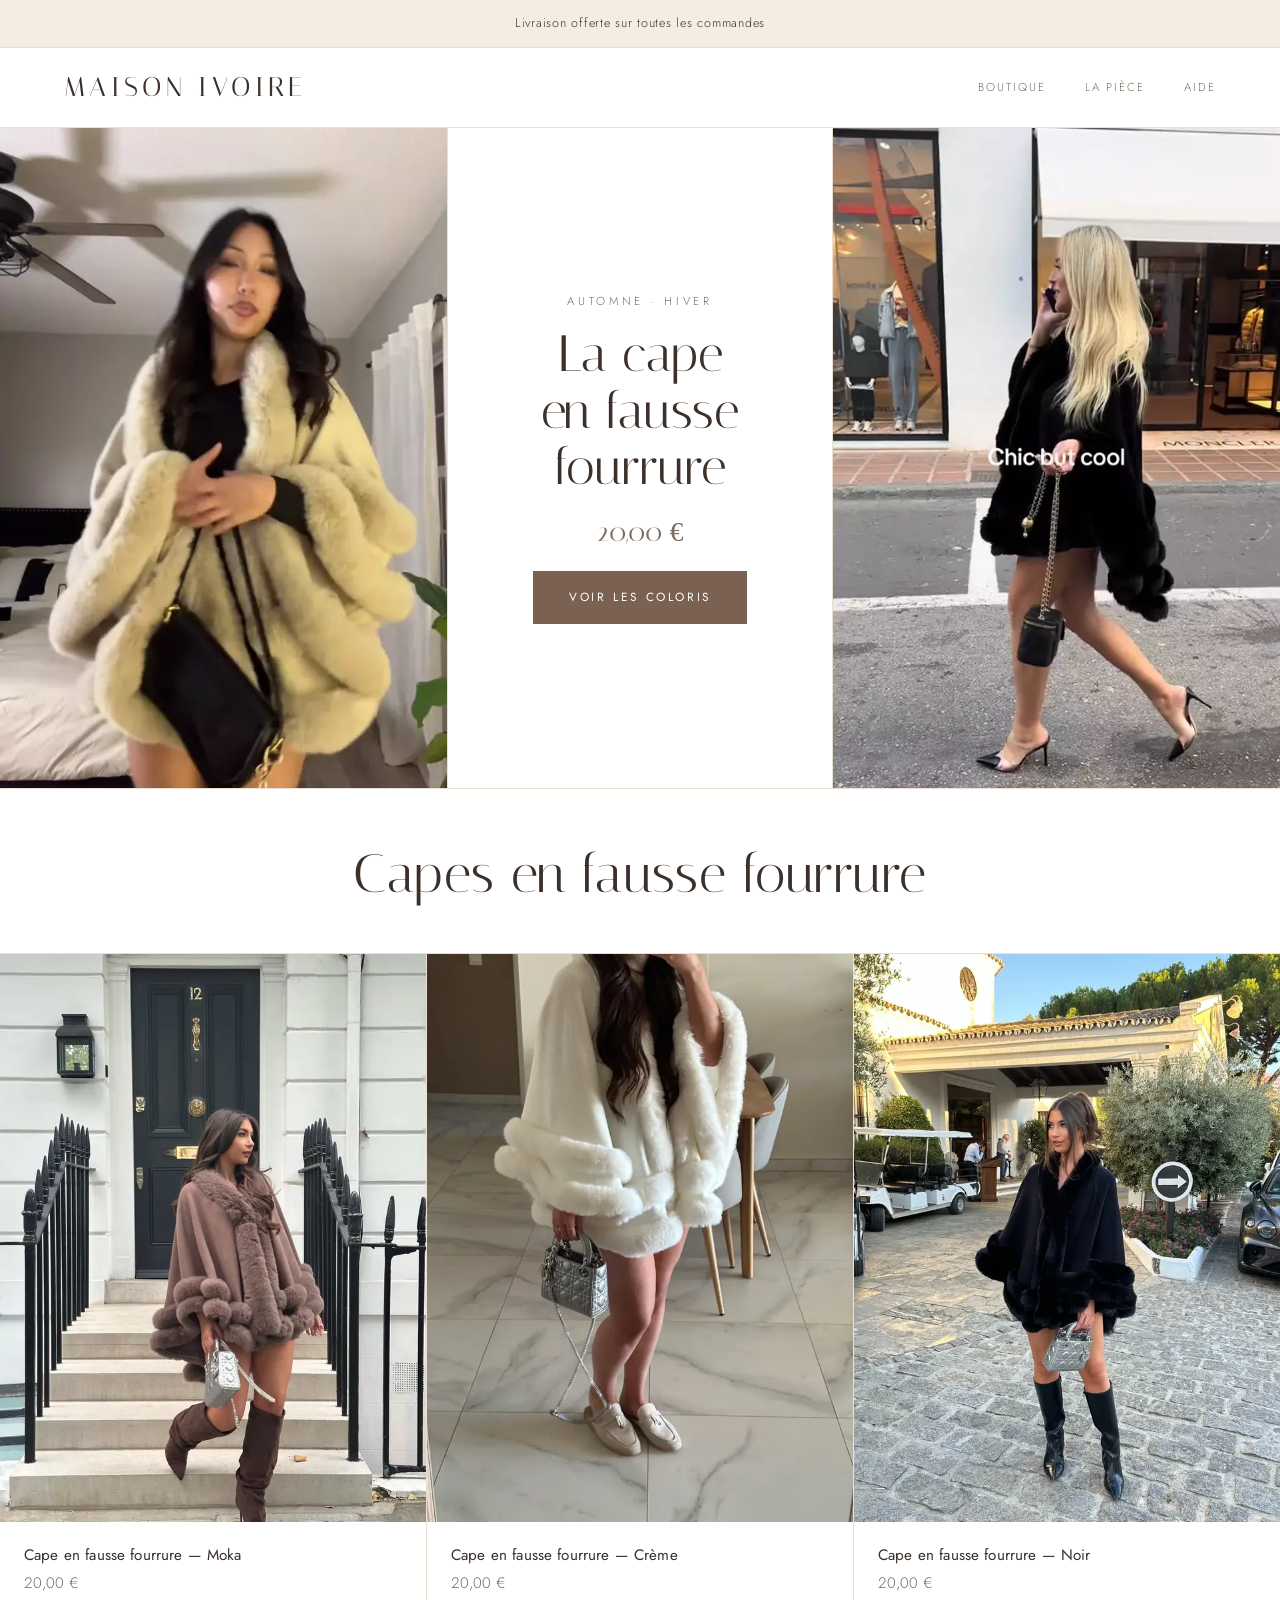
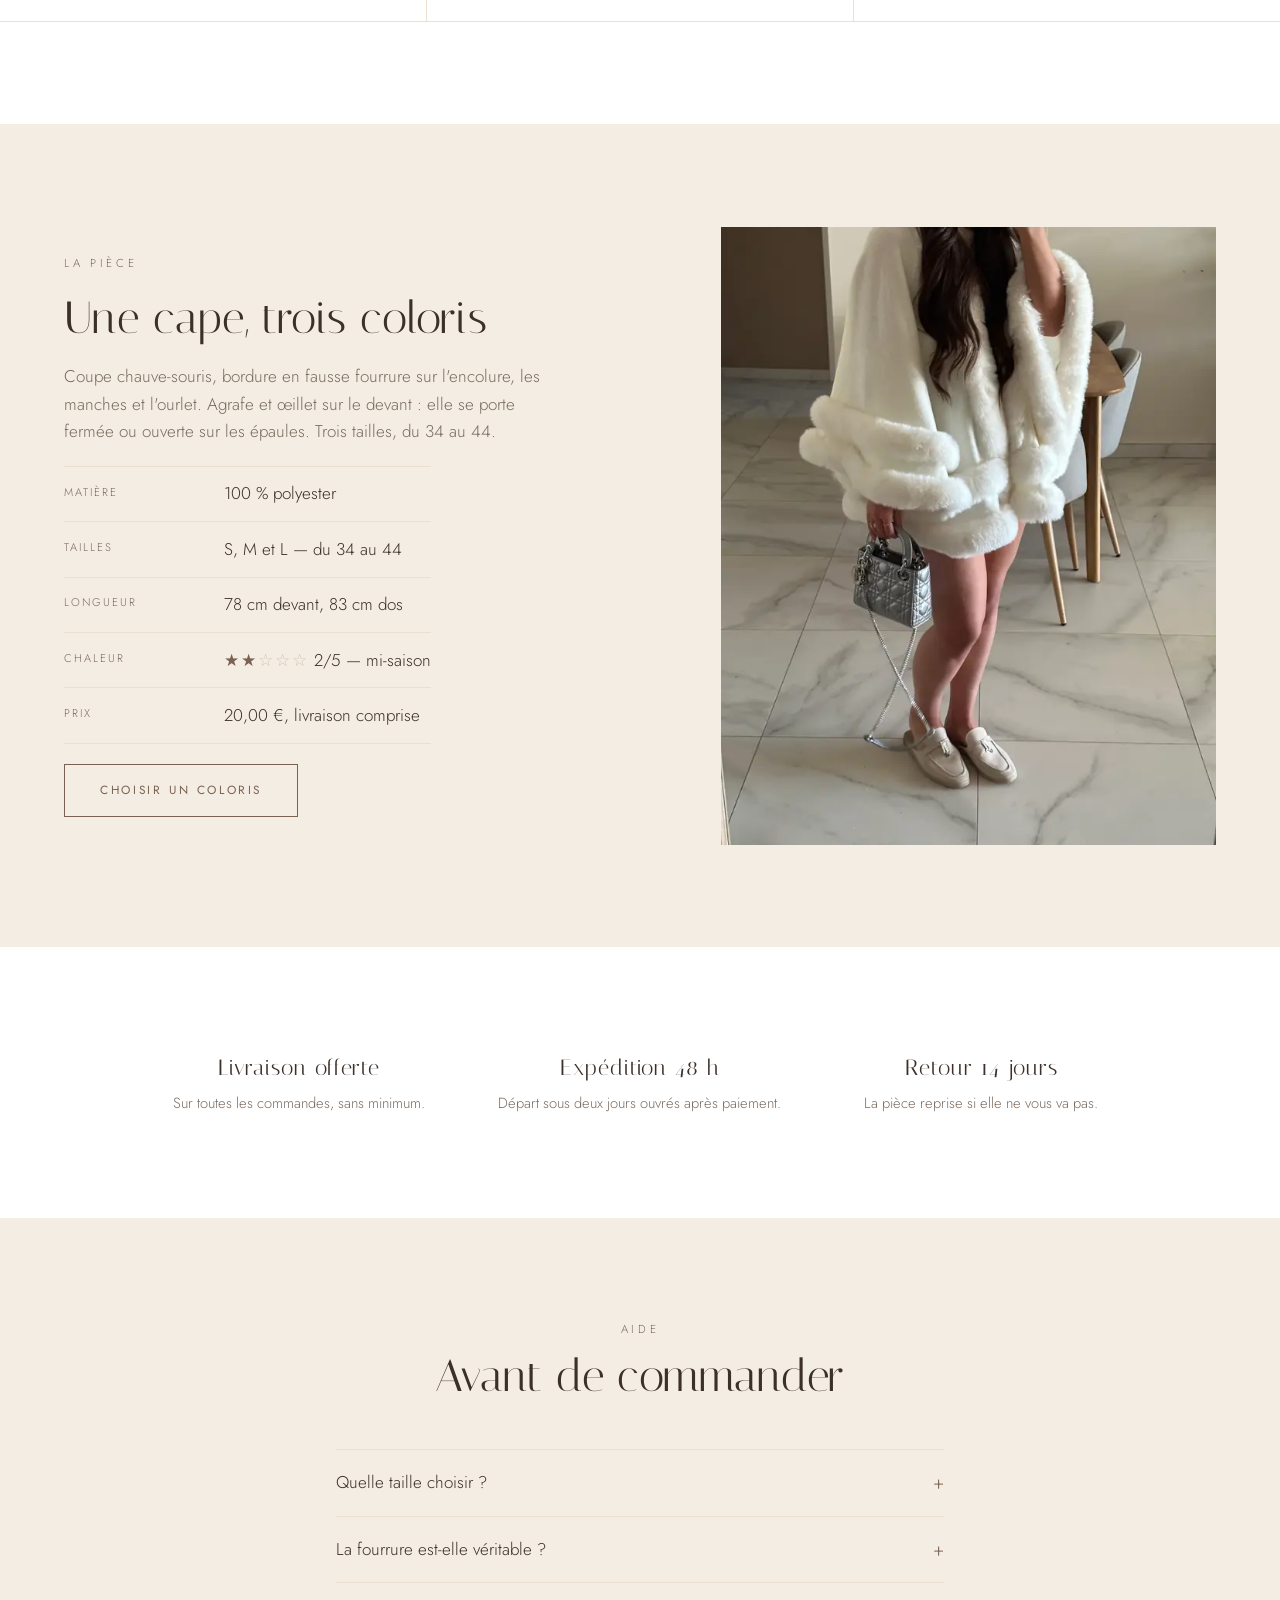
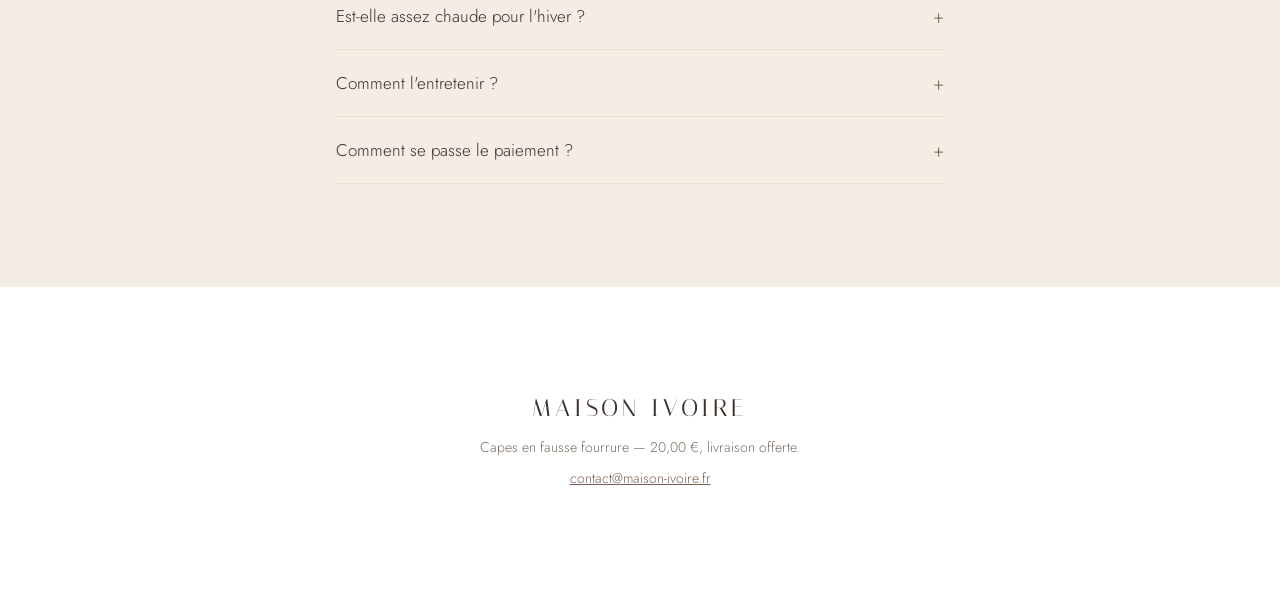
<file: index.html>
<!DOCTYPE html>
<html lang="fr">
<head>
<meta charset="utf-8">
<meta name="viewport" content="width=device-width, initial-scale=1">
<title>Maison Ivoire — Capes en fausse fourrure</title>
<meta name="description" content="La cape en fausse fourrure, coupe chauve-souris. Trois coloris, taille unique du 34 au 44, 20 € — livraison offerte.">
<link rel="preconnect" href="https://fonts.googleapis.com">
<link rel="preconnect" href="https://fonts.gstatic.com" crossorigin>
<link rel="stylesheet" href="https://fonts.googleapis.com/css2?family=Italiana&family=Jost:wght@300;400;500&display=swap">
<link rel="stylesheet" href="assets/css/style.css">
</head>
<body>

<div class="bandeau">
  <p><span data-role="offre">Livraison offerte pendant une semaine</span><span class="bandeau__compte" data-role="compte"></span></p>
</div>

<header class="entete">
  <a class="marque" href="index.html">Maison&nbsp;Ivoire</a>
  <nav class="nav">
    <a href="#boutique">Boutique</a>
    <a href="#la-piece">La pièce</a>
    <a href="#questions">Aide</a>
  </nav>
</header>

<main>

  <section class="ouverture">
    <div class="ouverture__film">
      <video src="assets/video/defile-1.mp4" poster="assets/video/defile-1-affiche.webp" autoplay muted loop playsinline preload="auto"
             width="720" height="1280" aria-label="La cape portée dans la rue"></video>
    </div>

    <div class="ouverture__mot">
      <p class="surtitre">Automne · hiver</p>
      <p class="ouverture__phrase">La cape en fausse fourrure</p>
      <p class="ouverture__prix">20,00&nbsp;€</p>
      <a class="bouton bouton--plein" href="#boutique">Voir les coloris</a>
    </div>

    <div class="ouverture__film ouverture__film--second">
      <video src="assets/video/defile-2.mp4" poster="assets/video/defile-2-affiche.webp" autoplay muted loop playsinline preload="auto"
             width="576" height="1024" aria-label="Les trois coloris de la cape"></video>
    </div>
  </section>

  <section class="boutique" id="boutique">
    <h1 class="boutique__titre">Capes en fausse fourrure</h1>

    <div class="vitrine">
      <article class="produit-vignette">
        <a href="cape-moka.html">
          <img src="assets/img/moka-1-1080.webp" srcset="assets/img/moka-1-640.webp 640w, assets/img/moka-1-1080.webp 1080w" sizes="(min-width: 900px) 33vw, 50vw" alt="Cape en fausse fourrure coloris moka, portée avec des bottes hautes en daim" loading="lazy" width="1080" height="1438">
          <h2>Cape en fausse fourrure — Moka</h2>
          <p class="produit-vignette__prix">20,00&nbsp;€</p>
        </a>
      </article>

      <article class="produit-vignette">
        <a href="cape-ivoire.html">
          <img src="assets/img/ivoire-1-1080.webp" srcset="assets/img/ivoire-1-640.webp 640w, assets/img/ivoire-1-1080.webp 1080w" sizes="(min-width: 900px) 33vw, 50vw" alt="Cape en fausse fourrure coloris crème, portée fermée sur un col roulé" loading="lazy" width="1080" height="1440">
          <h2>Cape en fausse fourrure — Crème</h2>
          <p class="produit-vignette__prix">20,00&nbsp;€</p>
        </a>
      </article>

      <article class="produit-vignette">
        <a href="cape-noir.html">
          <img src="assets/img/noir-1-1080.webp" srcset="assets/img/noir-1-640.webp 640w, assets/img/noir-1-1080.webp 1080w" sizes="(min-width: 900px) 33vw, 100vw" alt="Cape en fausse fourrure coloris noir, portée de face avec des bottes hautes" loading="lazy" width="1080" height="1440">
          <h2>Cape en fausse fourrure — Noir</h2>
          <p class="produit-vignette__prix">20,00&nbsp;€</p>
        </a>
      </article>
    </div>
  </section>

  <section class="la-piece" id="la-piece">
    <div class="la-piece__texte">
      <p class="surtitre">La pièce</p>
      <h2>Une cape, trois coloris</h2>
      <p class="chapo">Coupe chauve-souris, bordure en fausse fourrure sur l'encolure, les manches et l'ourlet. Agrafe et œillet sur le devant : elle se porte fermée ou ouverte sur les épaules. Trois tailles, du 34 au 44.</p>
      <dl class="fiche">
        <div><dt>Matière</dt><dd>100&nbsp;% polyester</dd></div>
        <div><dt>Tailles</dt><dd>S, M et L — du 34 au 44</dd></div>
        <div><dt>Longueur</dt><dd>78&nbsp;cm devant, 83&nbsp;cm dos</dd></div>
        <div><dt>Chaleur</dt><dd><span class="etoiles" role="img" aria-label="2 sur 5">★★<span class="etoiles__vide">☆☆☆</span></span> 2/5 — mi-saison</dd></div>
        <div><dt>Prix</dt><dd>20,00&nbsp;€, livraison comprise</dd></div>
      </dl>
      <a class="bouton" href="#boutique">Choisir un coloris</a>
    </div>
    <figure class="la-piece__image">
      <img src="assets/img/ivoire-1-1080.webp" srcset="assets/img/ivoire-1-640.webp 640w, assets/img/ivoire-1-1080.webp 1080w" sizes="(min-width: 900px) 42vw, 100vw" alt="Détail de la fausse fourrure sur la cape crème" loading="lazy" width="1080" height="1440">
    </figure>
  </section>

  <section class="garanties">
    <ul>
      <li><strong>Livraison offerte</strong>Sur toutes les commandes, sans minimum.</li>
      <li><strong>Expédition 48&nbsp;h</strong>Départ sous deux jours ouvrés après paiement.</li>
      <li><strong>Retour 14&nbsp;jours</strong>La pièce reprise si elle ne vous va pas.</li>
    </ul>
  </section>

  <section class="questions" id="questions">
    <div class="section-tete">
      <p class="surtitre">Aide</p>
      <h2>Avant de commander</h2>
    </div>
    <div class="faq">
      <details><summary>Quelle taille choisir&nbsp;?</summary><p>La cape existe en S (34/36), M (38/40) et L (42/44). La coupe est ample et se ferme par une agrafe : entre deux tailles, prenez la plus petite. Le mannequin mesure 1,65&nbsp;m, fait du 34/36 et porte la taille S.</p></details>
      <details><summary>La fourrure est-elle véritable&nbsp;?</summary><p>Non. La bordure est en fausse fourrure, 100&nbsp;% polyester, sans matière animale.</p></details>
      <details><summary>Est-elle assez chaude pour l'hiver&nbsp;?</summary><p>Son indice de chaleur est de 2/5 : c'est une pièce de mi-saison, parfaite en automne et sur un pull en hiver. Ce n'est pas un manteau de grand froid.</p></details>
      <details><summary>Comment l'entretenir&nbsp;?</summary><p>Nettoyage à sec uniquement. Ne pas essorer, ne pas repasser la fourrure, ranger sur un cintre large.</p></details>
      <details><summary>Comment se passe le paiement&nbsp;?</summary><p>Vous recevez un lien de paiement sécurisé par e-mail dès la commande confirmée.</p></details>
    </div>
  </section>

</main>

<footer class="pied">
  <p class="marque marque--pied">Maison&nbsp;Ivoire</p>
  <p>Capes en fausse fourrure — 20,00&nbsp;€, livraison offerte.</p>
  <p><a href="mailto:contact@maison-ivoire.fr">contact@maison-ivoire.fr</a></p>
</footer>

<script src="assets/js/main.js"></script>
</body>
</html>
</file>
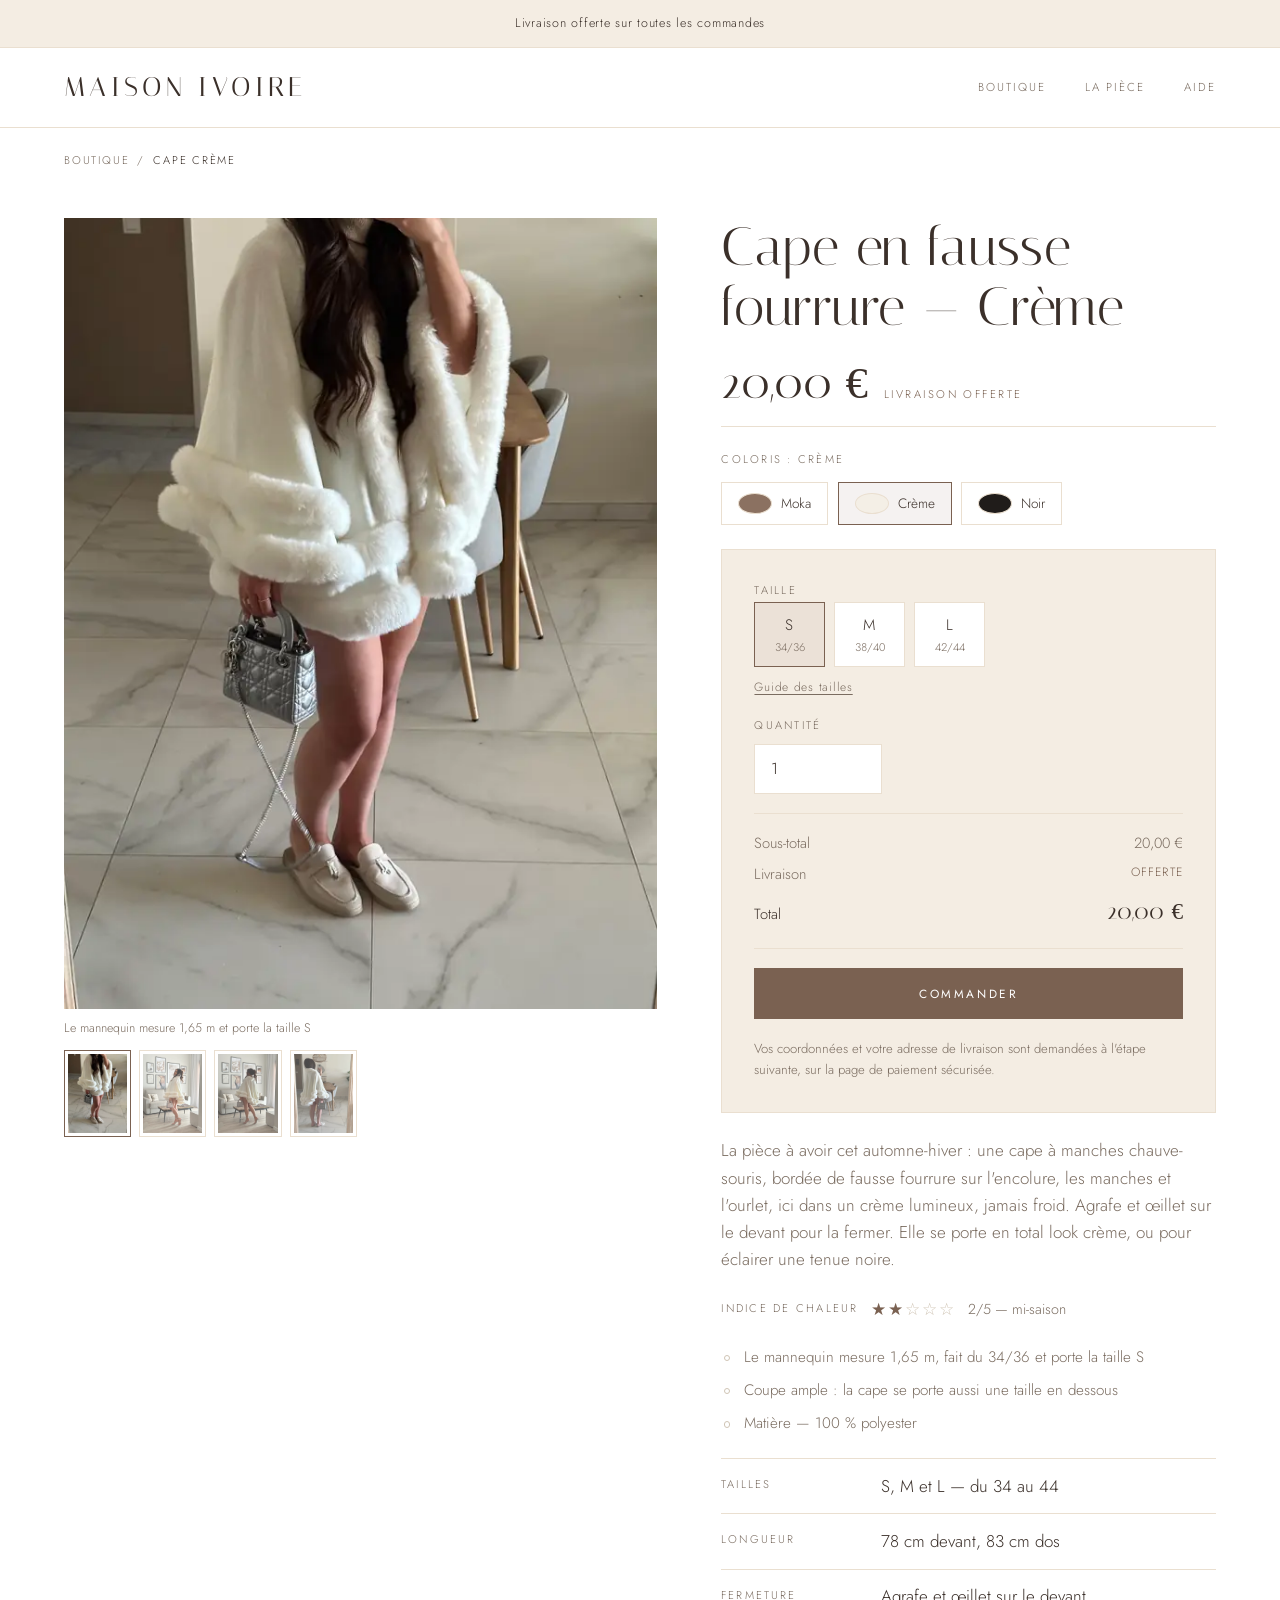
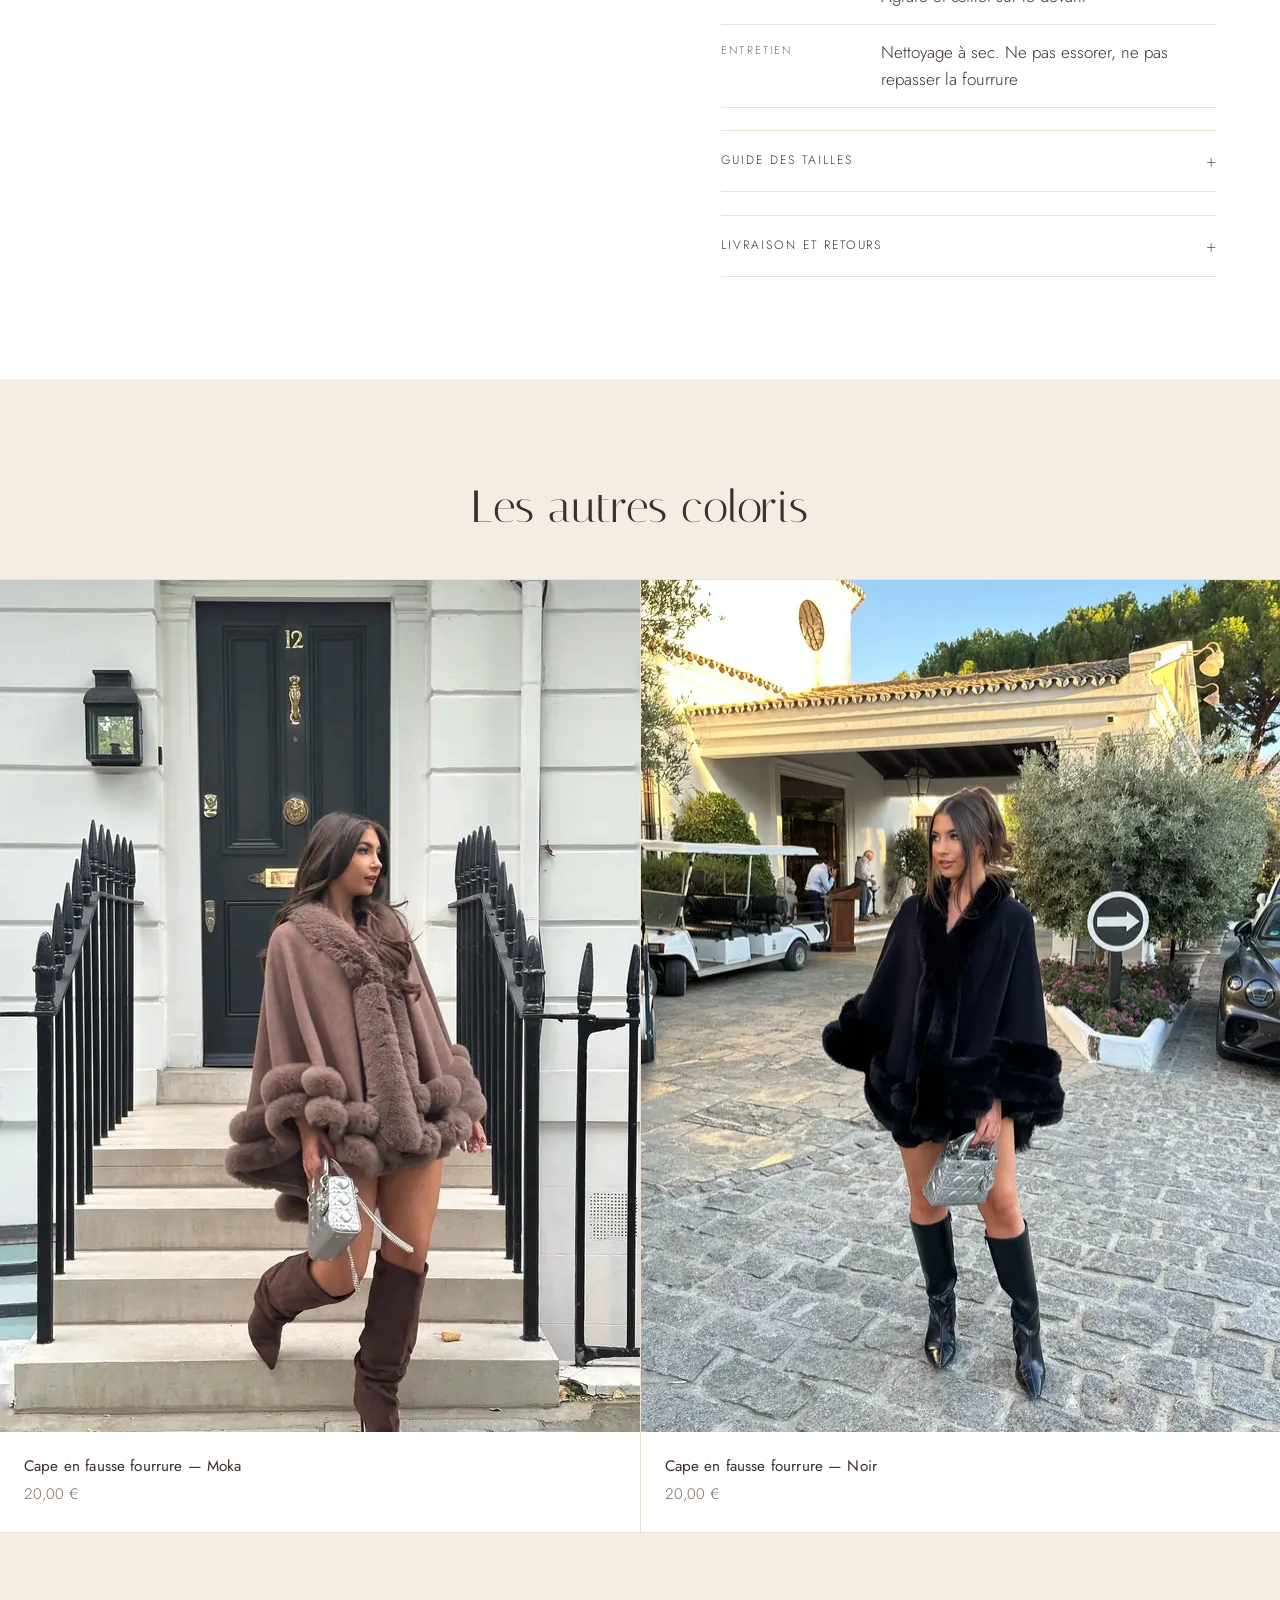
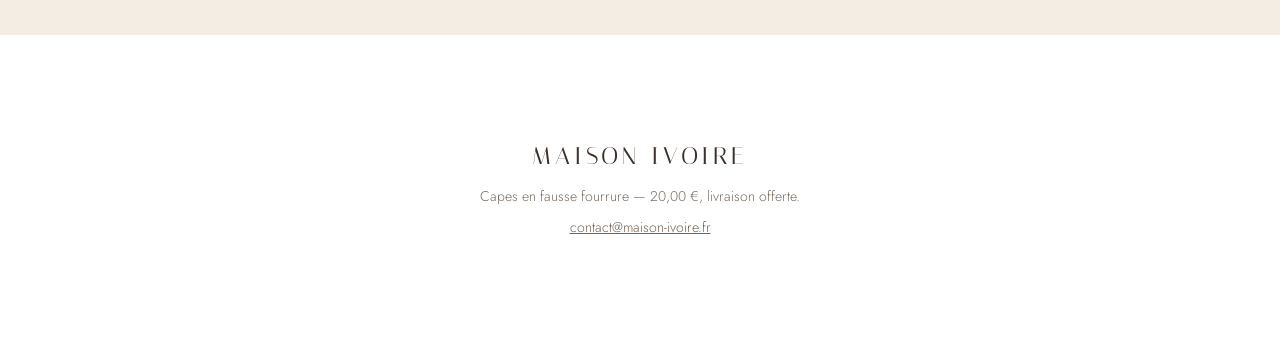
<file: cape-ivoire.html>
<!DOCTYPE html>
<html lang="fr">
<head>
<meta charset="utf-8">
<meta name="viewport" content="width=device-width, initial-scale=1">
<title>Cape en fausse fourrure — Crème | Maison Ivoire</title>
<meta name="description" content="Cape en fausse fourrure coloris crème, coupe chauve-souris, tailles S à L. 20 € — livraison offerte.">
<link rel="preconnect" href="https://fonts.googleapis.com">
<link rel="preconnect" href="https://fonts.gstatic.com" crossorigin>
<link rel="stylesheet" href="https://fonts.googleapis.com/css2?family=Italiana&family=Jost:wght@300;400;500&display=swap">
<link rel="stylesheet" href="assets/css/style.css">
</head>
<body>

<div class="bandeau">
  <p><span data-role="offre">Livraison offerte pendant une semaine</span><span class="bandeau__compte" data-role="compte"></span></p>
</div>

<header class="entete">
  <a class="marque" href="index.html">Maison&nbsp;Ivoire</a>
  <nav class="nav">
    <a href="index.html#boutique">Boutique</a>
    <a href="index.html#la-piece">La pièce</a>
    <a href="index.html#questions">Aide</a>
  </nav>
</header>

<nav class="fil" aria-label="Fil d'Ariane">
  <a href="index.html">Boutique</a>
  <span aria-hidden="true">/</span>
  <span aria-current="page">Cape Crème</span>
</nav>

<main class="produit">

  <div class="galerie">
    <figure class="galerie__vue">
      <img data-role="vue" src="assets/img/ivoire-1-1080.webp" srcset="assets/img/ivoire-1-640.webp 640w, assets/img/ivoire-1-1080.webp 1080w" sizes="(min-width: 900px) 46vw, 100vw" alt="Cape en fausse fourrure coloris crème, portée fermée sur un col roulé" width="1080" height="1440">
      <figcaption class="produit__legende" data-role="legende">Le mannequin mesure 1,65 m et porte la taille S</figcaption>
    </figure>
    <ul class="galerie__vignettes">
      <li><button type="button" class="galerie__vignette" aria-current="true" data-base="assets/img/ivoire-1" data-alt="Cape en fausse fourrure coloris crème, portée fermée sur un col roulé" data-legende="Le mannequin mesure 1,65 m et porte la taille S"><img src="assets/img/ivoire-1-640.webp" alt="Vue 1" loading="lazy" width="640" height="853"></button></li>
      <li><button type="button" class="galerie__vignette" data-base="assets/img/ivoire-2" data-alt="Cape crème portée ouverte sur les épaules, vue de trois quarts" data-legende="Portée ouverte sur les épaules"><img src="assets/img/ivoire-2-640.webp" alt="Vue 2" loading="lazy" width="640" height="505"></button></li>
      <li><button type="button" class="galerie__vignette" data-base="assets/img/ivoire-3" data-alt="Dos de la cape crème, ampleur des manches et rangs de fausse fourrure" data-legende="Le dos : l'ampleur des manches et les rangs de fourrure"><img src="assets/img/ivoire-3-640.webp" alt="Vue 3" loading="lazy" width="640" height="853"></button></li>
      <li><button type="button" class="galerie__vignette" data-base="assets/img/ivoire-4" data-alt="Cape crème vue de dos dans un miroir, ourlet bordé de pompons de fourrure" data-legende="Le tombé dans le dos et l'ourlet"><img src="assets/img/ivoire-4-640.webp" alt="Vue 4" loading="lazy" width="640" height="853"></button></li>
    </ul>
  </div>

  <div class="produit__infos">
    <h1>Cape en fausse fourrure — Crème</h1>
    <p class="produit__prix">
      <span class="prix">20,00&nbsp;€</span>
      <span class="prix-note">Livraison offerte</span>
    </p>

    <div class="choix-coloris">
      <p class="choix-coloris__titre">Coloris : Crème</p>
      <ul class="choix-coloris__liste">
        <li><a href="cape-moka.html"><span class="puce puce--moka"></span>Moka</a></li>
        <li><span aria-current="true"><span class="puce puce--ivoire"></span>Crème</span></li>
        <li><a href="cape-noir.html"><span class="puce puce--noir"></span>Noir</a></li>
      </ul>
    </div>

    <form class="formulaire" id="formulaire">
      <input type="hidden" name="coloris" value="Crème">

      <fieldset class="tailles">
        <legend>Taille</legend>
        <div class="tailles__liste">
          <label class="taille"><input type="radio" name="taille" value="S" checked><span>S</span><small>34/36</small></label>
          <label class="taille"><input type="radio" name="taille" value="M"><span>M</span><small>38/40</small></label>
          <label class="taille"><input type="radio" name="taille" value="L"><span>L</span><small>42/44</small></label>
        </div>
        <a class="tailles__guide" href="#guide">Guide des tailles</a>
      </fieldset>

      <div class="champ champ--court">
        <label for="quantite">Quantité</label>
        <input type="number" id="quantite" name="quantite" min="1" max="10" value="1" inputmode="numeric">
      </div>

      <div class="total">
        <p class="total__ligne"><span>Sous-total</span><span data-role="sous-total">20,00&nbsp;€</span></p>
        <p class="total__ligne"><span>Livraison</span><span class="offert">Offerte</span></p>
        <p class="total__ligne total__ligne--fort"><span>Total</span><span data-role="total">20,00&nbsp;€</span></p>
      </div>

      <button class="bouton bouton--plein" type="submit" id="commander">Commander</button>
      <p class="mention">Vos coordonnées et votre adresse de livraison sont demandées à l'étape suivante, sur la page de paiement sécurisée.</p>
      <div class="recap" data-role="recap" hidden>
        <label for="recap-texte">Récapitulatif à copier</label>
        <textarea id="recap-texte" data-role="recap-texte" rows="6" readonly></textarea>
      </div>
    </form>

    <div class="descriptif">
      <p>La pièce à avoir cet automne-hiver : une cape à manches chauve-souris, bordée de fausse fourrure sur l'encolure, les manches et l'ourlet, ici dans un crème lumineux, jamais froid. Agrafe et œillet sur le devant pour la fermer. Elle se porte en total look crème, ou pour éclairer une tenue noire.</p>

      <p class="chaleur"><span class="chaleur__label">Indice de chaleur</span>
        <span class="etoiles" role="img" aria-label="2 sur 5">★★<span class="etoiles__vide">☆☆☆</span></span>
        <span class="chaleur__note">2/5 — mi-saison</span>
      </p>

      <ul class="points">
        <li>Le mannequin mesure 1,65&nbsp;m, fait du 34/36 et porte la taille S</li>
        <li>Coupe ample : la cape se porte aussi une taille en dessous</li>
        <li>Matière — 100&nbsp;% polyester</li>
      </ul>

      <dl class="fiche">
        <div><dt>Tailles</dt><dd>S, M et L — du 34 au 44</dd></div>
        <div><dt>Longueur</dt><dd>78&nbsp;cm devant, 83&nbsp;cm dos</dd></div>
        <div><dt>Fermeture</dt><dd>Agrafe et œillet sur le devant</dd></div>
        <div><dt>Entretien</dt><dd>Nettoyage à sec. Ne pas essorer, ne pas repasser la fourrure</dd></div>
      </dl>

      <details class="repli" id="guide">
        <summary>Guide des tailles</summary>
        <table class="tableau">
          <caption>Correspondance des tailles</caption>
          <thead>
            <tr><th scope="col">Taille</th><th scope="col">France</th><th scope="col">Royaume-Uni</th></tr>
          </thead>
          <tbody>
            <tr><th scope="row">S</th><td>34 – 36</td><td>6 – 8</td></tr>
            <tr><th scope="row">M</th><td>38 – 40</td><td>10 – 12</td></tr>
            <tr><th scope="row">L</th><td>42 – 44</td><td>14 – 16</td></tr>
          </tbody>
        </table>
        <p>La coupe est ample et se ferme par une agrafe : entre deux tailles, prenez la plus petite.</p>
      </details>

      <details class="repli">
        <summary>Livraison et retours</summary>
        <p>Livraison offerte sur toutes les commandes, sans minimum. Expédition sous 48&nbsp;h après paiement,
        puis 2 à 4 jours ouvrés d'acheminement. La pièce est reprise sous 14 jours si elle ne vous va pas.</p>
      </details>
    </div>
  </div>

</main>

<section class="boutique boutique--autres">
  <h2 class="boutique__titre">Les autres coloris</h2>
  <div class="vitrine vitrine--paire">
      <article class="produit-vignette">
        <a href="cape-moka.html">
          <img src="assets/img/moka-1-1080.webp" srcset="assets/img/moka-1-640.webp 640w, assets/img/moka-1-1080.webp 1080w" sizes="(min-width: 900px) 33vw, 50vw" alt="Cape en fausse fourrure coloris moka, portée avec des bottes hautes en daim" loading="lazy" width="1080" height="1438">
          <h3>Cape en fausse fourrure — Moka</h3>
          <p class="produit-vignette__prix">20,00&nbsp;€</p>
        </a>
      </article>
      <article class="produit-vignette">
        <a href="cape-noir.html">
          <img src="assets/img/noir-1-1080.webp" srcset="assets/img/noir-1-640.webp 640w, assets/img/noir-1-1080.webp 1080w" sizes="(min-width: 900px) 33vw, 50vw" alt="Cape en fausse fourrure coloris noir, portée de face avec des bottes hautes" loading="lazy" width="1080" height="1440">
          <h3>Cape en fausse fourrure — Noir</h3>
          <p class="produit-vignette__prix">20,00&nbsp;€</p>
        </a>
      </article>
  </div>
</section>

<footer class="pied">
  <p class="marque marque--pied">Maison&nbsp;Ivoire</p>
  <p>Capes en fausse fourrure — 20,00&nbsp;€, livraison offerte.</p>
  <p><a href="mailto:contact@maison-ivoire.fr">contact@maison-ivoire.fr</a></p>
</footer>

<div class="barre-mobile">
  <span class="barre-mobile__prix">20,00&nbsp;€ <em>livraison offerte</em></span>
  <a class="bouton bouton--plein bouton--fin" href="#commander">Commander</a>
</div>

<script src="assets/js/main.js"></script>
</body>
</html>
</file>
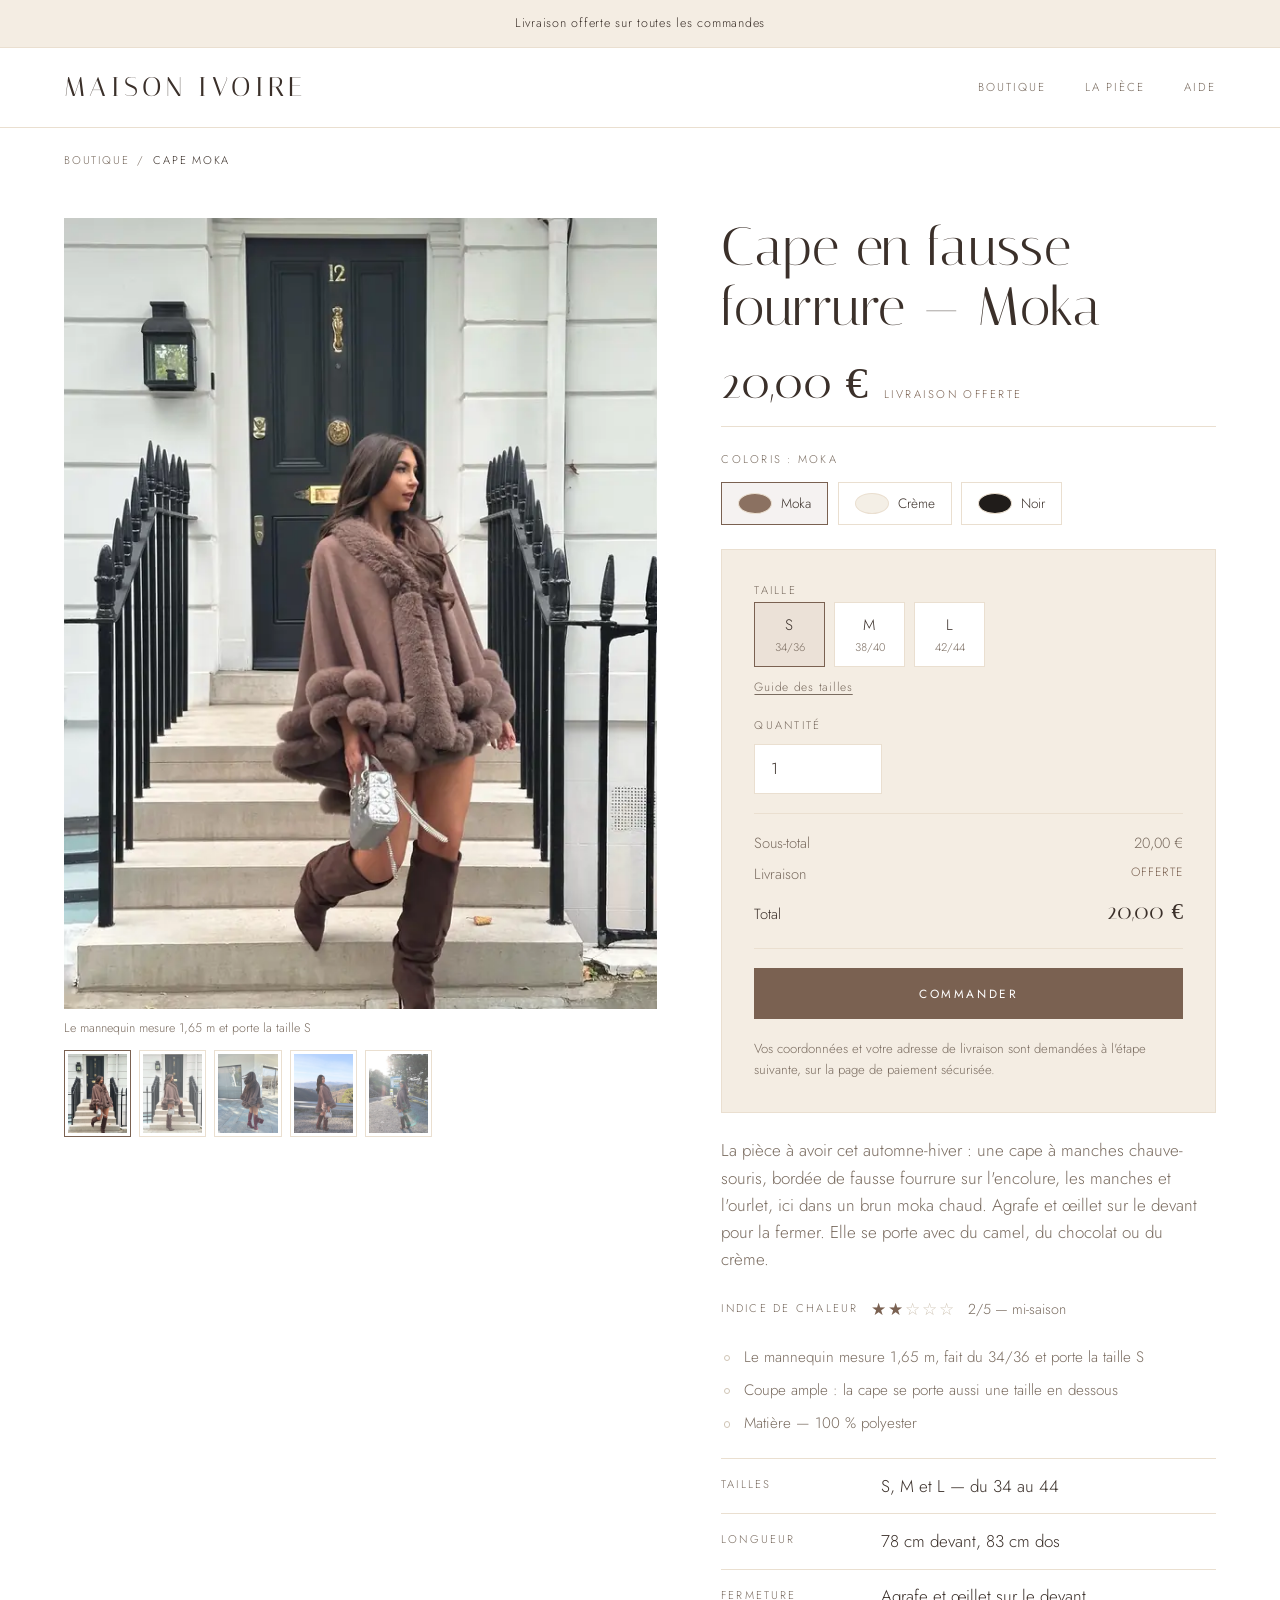
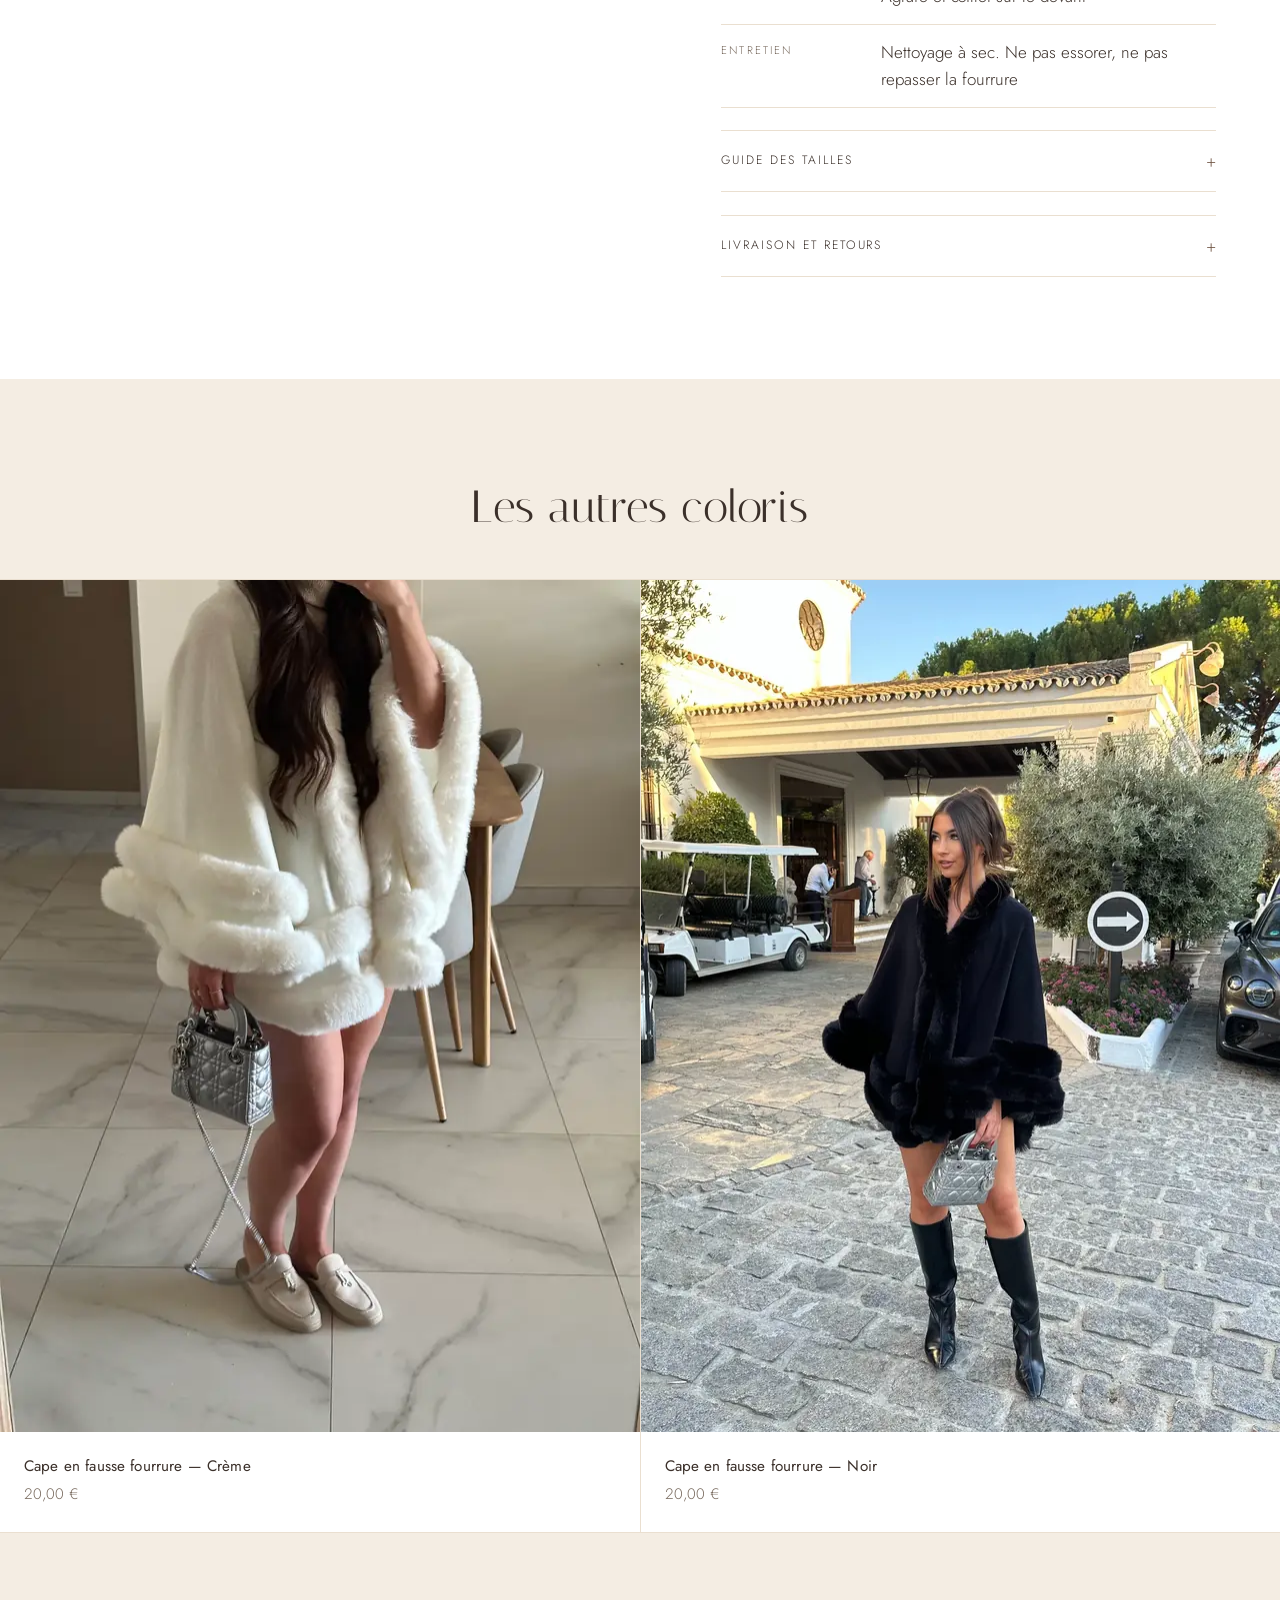
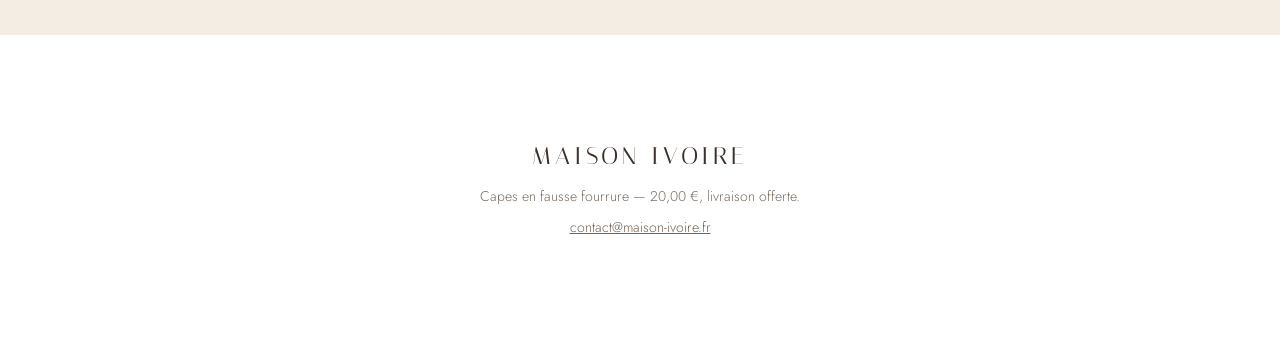
<file: cape-moka.html>
<!DOCTYPE html>
<html lang="fr">
<head>
<meta charset="utf-8">
<meta name="viewport" content="width=device-width, initial-scale=1">
<title>Cape en fausse fourrure — Moka | Maison Ivoire</title>
<meta name="description" content="Cape en fausse fourrure coloris moka, coupe chauve-souris, tailles S à L. 20 € — livraison offerte.">
<link rel="preconnect" href="https://fonts.googleapis.com">
<link rel="preconnect" href="https://fonts.gstatic.com" crossorigin>
<link rel="stylesheet" href="https://fonts.googleapis.com/css2?family=Italiana&family=Jost:wght@300;400;500&display=swap">
<link rel="stylesheet" href="assets/css/style.css">
</head>
<body>

<div class="bandeau">
  <p><span data-role="offre">Livraison offerte pendant une semaine</span><span class="bandeau__compte" data-role="compte"></span></p>
</div>

<header class="entete">
  <a class="marque" href="index.html">Maison&nbsp;Ivoire</a>
  <nav class="nav">
    <a href="index.html#boutique">Boutique</a>
    <a href="index.html#la-piece">La pièce</a>
    <a href="index.html#questions">Aide</a>
  </nav>
</header>

<nav class="fil" aria-label="Fil d'Ariane">
  <a href="index.html">Boutique</a>
  <span aria-hidden="true">/</span>
  <span aria-current="page">Cape Moka</span>
</nav>

<main class="produit">

  <div class="galerie">
    <figure class="galerie__vue">
      <img data-role="vue" src="assets/img/moka-1-1080.webp" srcset="assets/img/moka-1-640.webp 640w, assets/img/moka-1-1080.webp 1080w" sizes="(min-width: 900px) 46vw, 100vw" alt="Cape en fausse fourrure coloris moka, portée avec des bottes hautes en daim" width="1080" height="1438">
      <figcaption class="produit__legende" data-role="legende">Le mannequin mesure 1,65 m et porte la taille S</figcaption>
    </figure>
    <ul class="galerie__vignettes">
      <li><button type="button" class="galerie__vignette" aria-current="true" data-base="assets/img/moka-1" data-alt="Cape en fausse fourrure coloris moka, portée avec des bottes hautes en daim" data-legende="Le mannequin mesure 1,65 m et porte la taille S"><img src="assets/img/moka-1-640.webp" alt="Vue 1" loading="lazy" width="640" height="852"></button></li>
      <li><button type="button" class="galerie__vignette" data-base="assets/img/moka-2" data-alt="Cape moka vue de profil, le col de fourrure remonté" data-legende="De profil : le col de fourrure et le tombé sur l'épaule"><img src="assets/img/moka-2-640.webp" alt="Vue 2" loading="lazy" width="640" height="505"></button></li>
      <li><button type="button" class="galerie__vignette" data-base="assets/img/moka-3" data-alt="Dos de la cape moka, ourlet bordé de pompons de fourrure" data-legende="Le dos et l'ourlet à pompons"><img src="assets/img/moka-3-640.webp" alt="Vue 3" loading="lazy" width="640" height="505"></button></li>
      <li><button type="button" class="galerie__vignette" data-base="assets/img/moka-4" data-alt="Cape moka portée en extérieur, vue de trois quarts dos" data-legende="Portée en extérieur, de trois quarts" data-position="center 62%"><img src="assets/img/moka-4-640.webp" alt="Vue 4" loading="lazy" width="640" height="960" style="object-position: center 62%"></button></li>
      <li><button type="button" class="galerie__vignette" data-base="assets/img/moka-5" data-alt="Cape moka à contre-jour au bord d'une route de montagne" data-legende="À contre-jour : la profondeur du moka" data-position="center 62%"><img src="assets/img/moka-5-640.webp" alt="Vue 5" loading="lazy" width="640" height="960" style="object-position: center 62%"></button></li>
    </ul>
  </div>

  <div class="produit__infos">
    <h1>Cape en fausse fourrure — Moka</h1>
    <p class="produit__prix">
      <span class="prix">20,00&nbsp;€</span>
      <span class="prix-note">Livraison offerte</span>
    </p>

    <div class="choix-coloris">
      <p class="choix-coloris__titre">Coloris : Moka</p>
      <ul class="choix-coloris__liste">
        <li><span aria-current="true"><span class="puce puce--moka"></span>Moka</span></li>
        <li><a href="cape-ivoire.html"><span class="puce puce--ivoire"></span>Crème</a></li>
        <li><a href="cape-noir.html"><span class="puce puce--noir"></span>Noir</a></li>
      </ul>
    </div>

    <form class="formulaire" id="formulaire">
      <input type="hidden" name="coloris" value="Moka">

      <fieldset class="tailles">
        <legend>Taille</legend>
        <div class="tailles__liste">
          <label class="taille"><input type="radio" name="taille" value="S" checked><span>S</span><small>34/36</small></label>
          <label class="taille"><input type="radio" name="taille" value="M"><span>M</span><small>38/40</small></label>
          <label class="taille"><input type="radio" name="taille" value="L"><span>L</span><small>42/44</small></label>
        </div>
        <a class="tailles__guide" href="#guide">Guide des tailles</a>
      </fieldset>

      <div class="champ champ--court">
        <label for="quantite">Quantité</label>
        <input type="number" id="quantite" name="quantite" min="1" max="10" value="1" inputmode="numeric">
      </div>

      <div class="total">
        <p class="total__ligne"><span>Sous-total</span><span data-role="sous-total">20,00&nbsp;€</span></p>
        <p class="total__ligne"><span>Livraison</span><span class="offert">Offerte</span></p>
        <p class="total__ligne total__ligne--fort"><span>Total</span><span data-role="total">20,00&nbsp;€</span></p>
      </div>

      <button class="bouton bouton--plein" type="submit" id="commander">Commander</button>
      <p class="mention">Vos coordonnées et votre adresse de livraison sont demandées à l'étape suivante, sur la page de paiement sécurisée.</p>
      <div class="recap" data-role="recap" hidden>
        <label for="recap-texte">Récapitulatif à copier</label>
        <textarea id="recap-texte" data-role="recap-texte" rows="6" readonly></textarea>
      </div>
    </form>

    <div class="descriptif">
      <p>La pièce à avoir cet automne-hiver : une cape à manches chauve-souris, bordée de fausse fourrure sur l'encolure, les manches et l'ourlet, ici dans un brun moka chaud. Agrafe et œillet sur le devant pour la fermer. Elle se porte avec du camel, du chocolat ou du crème.</p>

      <p class="chaleur"><span class="chaleur__label">Indice de chaleur</span>
        <span class="etoiles" role="img" aria-label="2 sur 5">★★<span class="etoiles__vide">☆☆☆</span></span>
        <span class="chaleur__note">2/5 — mi-saison</span>
      </p>

      <ul class="points">
        <li>Le mannequin mesure 1,65&nbsp;m, fait du 34/36 et porte la taille S</li>
        <li>Coupe ample : la cape se porte aussi une taille en dessous</li>
        <li>Matière — 100&nbsp;% polyester</li>
      </ul>

      <dl class="fiche">
        <div><dt>Tailles</dt><dd>S, M et L — du 34 au 44</dd></div>
        <div><dt>Longueur</dt><dd>78&nbsp;cm devant, 83&nbsp;cm dos</dd></div>
        <div><dt>Fermeture</dt><dd>Agrafe et œillet sur le devant</dd></div>
        <div><dt>Entretien</dt><dd>Nettoyage à sec. Ne pas essorer, ne pas repasser la fourrure</dd></div>
      </dl>

      <details class="repli" id="guide">
        <summary>Guide des tailles</summary>
        <table class="tableau">
          <caption>Correspondance des tailles</caption>
          <thead>
            <tr><th scope="col">Taille</th><th scope="col">France</th><th scope="col">Royaume-Uni</th></tr>
          </thead>
          <tbody>
            <tr><th scope="row">S</th><td>34 – 36</td><td>6 – 8</td></tr>
            <tr><th scope="row">M</th><td>38 – 40</td><td>10 – 12</td></tr>
            <tr><th scope="row">L</th><td>42 – 44</td><td>14 – 16</td></tr>
          </tbody>
        </table>
        <p>La coupe est ample et se ferme par une agrafe : entre deux tailles, prenez la plus petite.</p>
      </details>

      <details class="repli">
        <summary>Livraison et retours</summary>
        <p>Livraison offerte sur toutes les commandes, sans minimum. Expédition sous 48&nbsp;h après paiement,
        puis 2 à 4 jours ouvrés d'acheminement. La pièce est reprise sous 14 jours si elle ne vous va pas.</p>
      </details>
    </div>
  </div>

</main>

<section class="boutique boutique--autres">
  <h2 class="boutique__titre">Les autres coloris</h2>
  <div class="vitrine vitrine--paire">
      <article class="produit-vignette">
        <a href="cape-ivoire.html">
          <img src="assets/img/ivoire-1-1080.webp" srcset="assets/img/ivoire-1-640.webp 640w, assets/img/ivoire-1-1080.webp 1080w" sizes="(min-width: 900px) 33vw, 50vw" alt="Cape en fausse fourrure coloris crème, portée fermée sur un col roulé" loading="lazy" width="1080" height="1440">
          <h3>Cape en fausse fourrure — Crème</h3>
          <p class="produit-vignette__prix">20,00&nbsp;€</p>
        </a>
      </article>
      <article class="produit-vignette">
        <a href="cape-noir.html">
          <img src="assets/img/noir-1-1080.webp" srcset="assets/img/noir-1-640.webp 640w, assets/img/noir-1-1080.webp 1080w" sizes="(min-width: 900px) 33vw, 50vw" alt="Cape en fausse fourrure coloris noir, portée de face avec des bottes hautes" loading="lazy" width="1080" height="1440">
          <h3>Cape en fausse fourrure — Noir</h3>
          <p class="produit-vignette__prix">20,00&nbsp;€</p>
        </a>
      </article>
  </div>
</section>

<footer class="pied">
  <p class="marque marque--pied">Maison&nbsp;Ivoire</p>
  <p>Capes en fausse fourrure — 20,00&nbsp;€, livraison offerte.</p>
  <p><a href="mailto:contact@maison-ivoire.fr">contact@maison-ivoire.fr</a></p>
</footer>

<div class="barre-mobile">
  <span class="barre-mobile__prix">20,00&nbsp;€ <em>livraison offerte</em></span>
  <a class="bouton bouton--plein bouton--fin" href="#commander">Commander</a>
</div>

<script src="assets/js/main.js"></script>
</body>
</html>
</file>
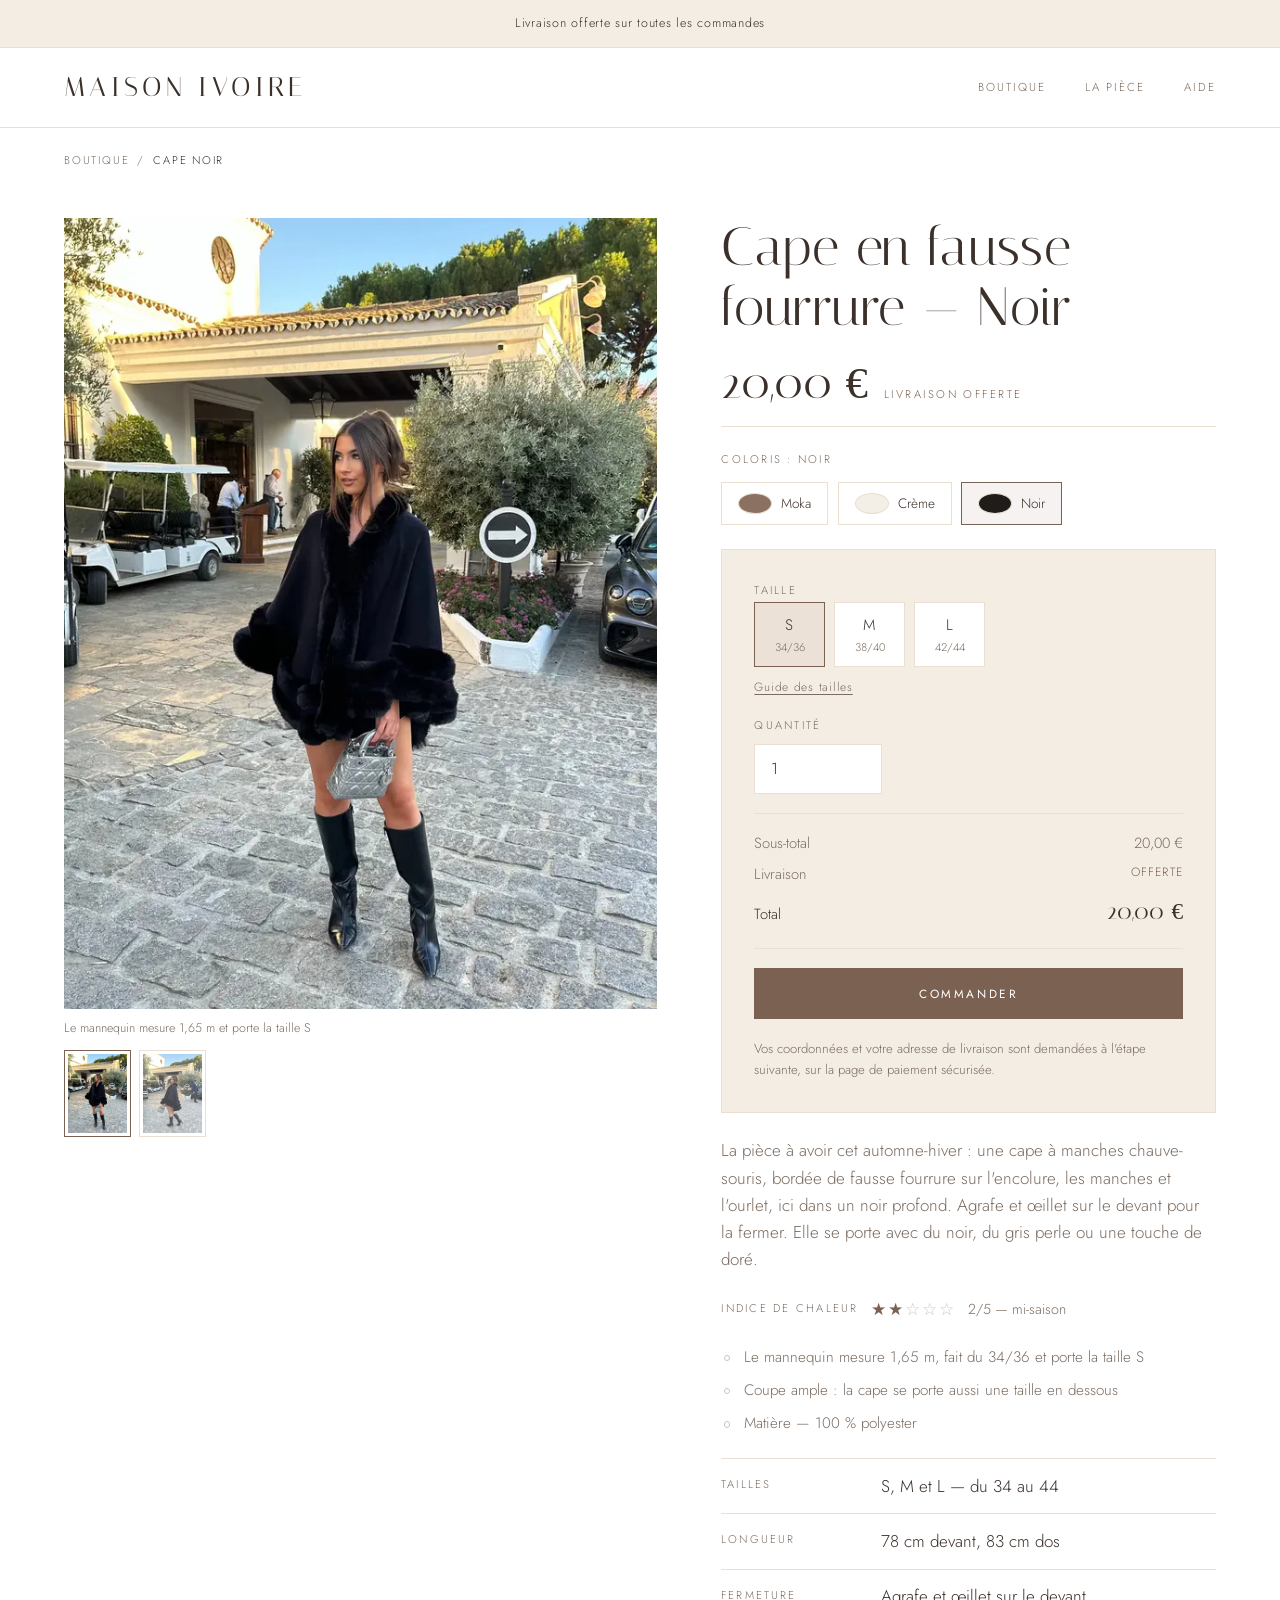
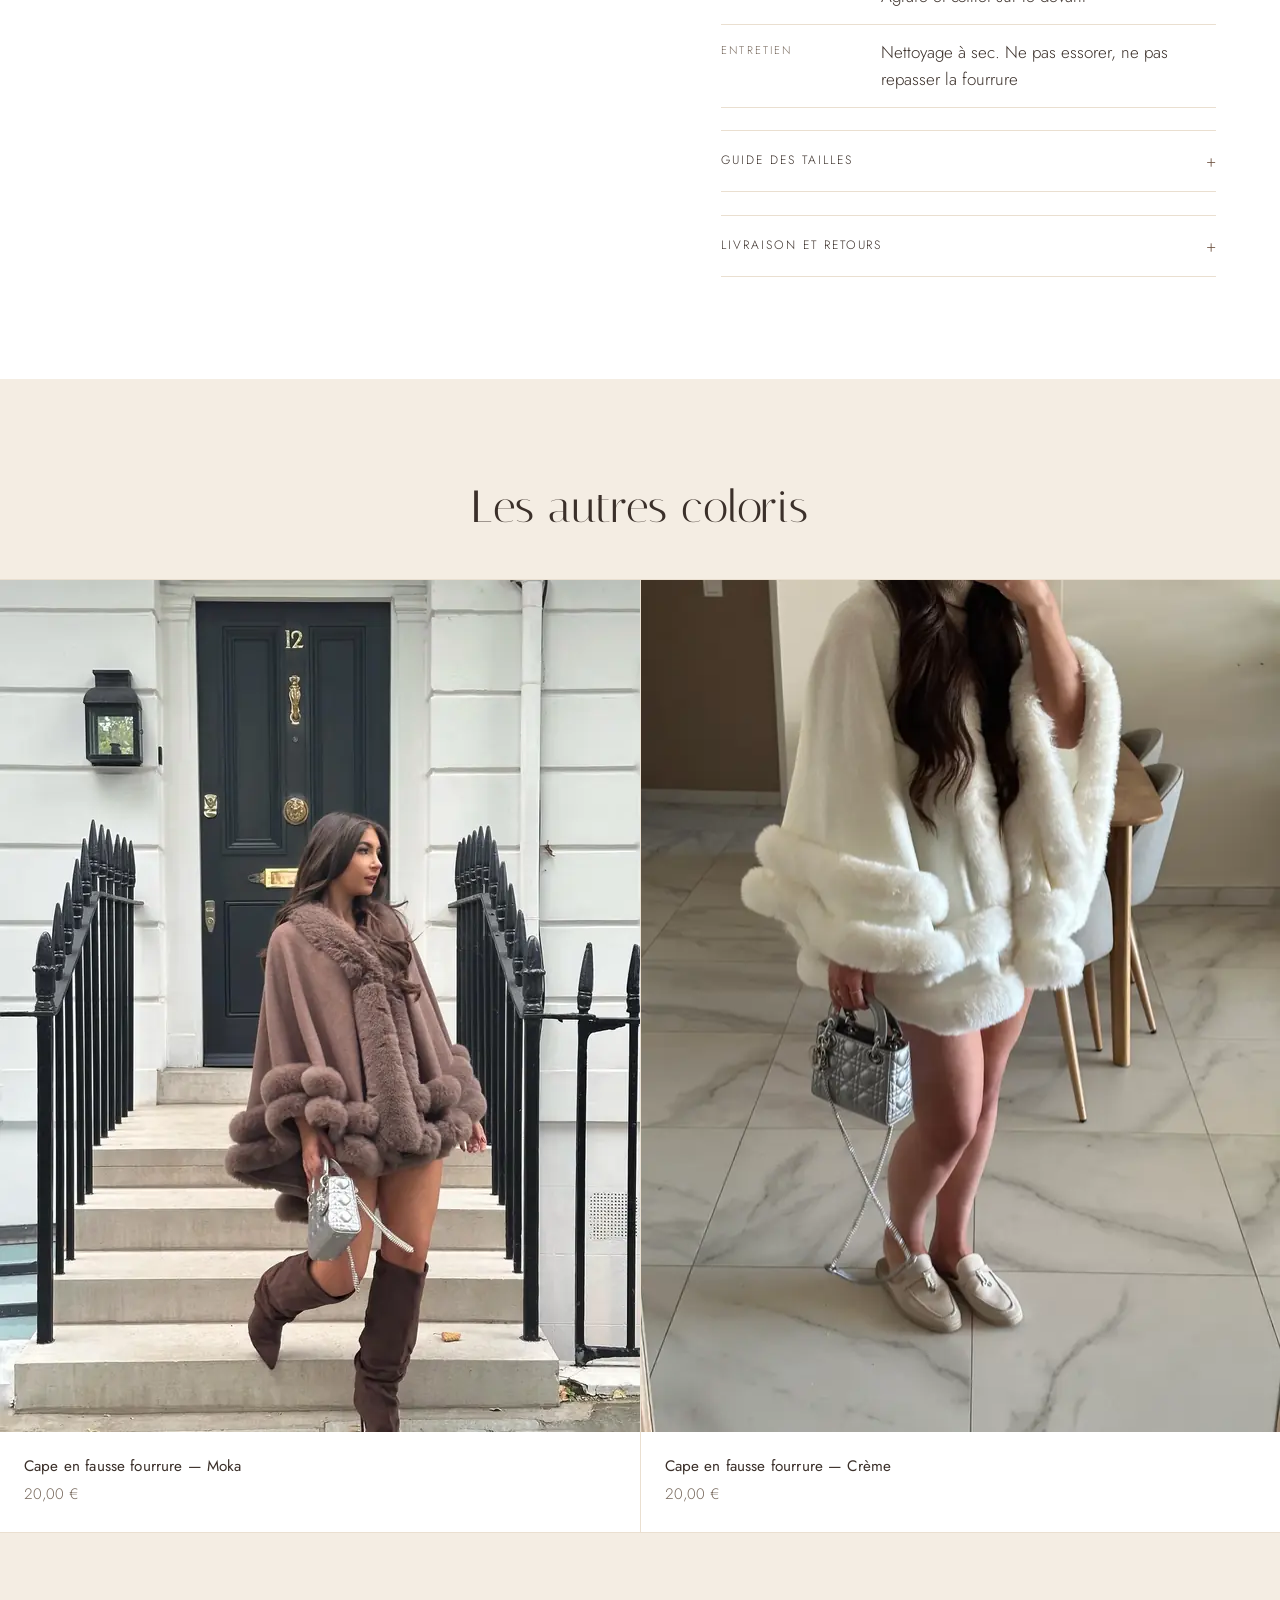
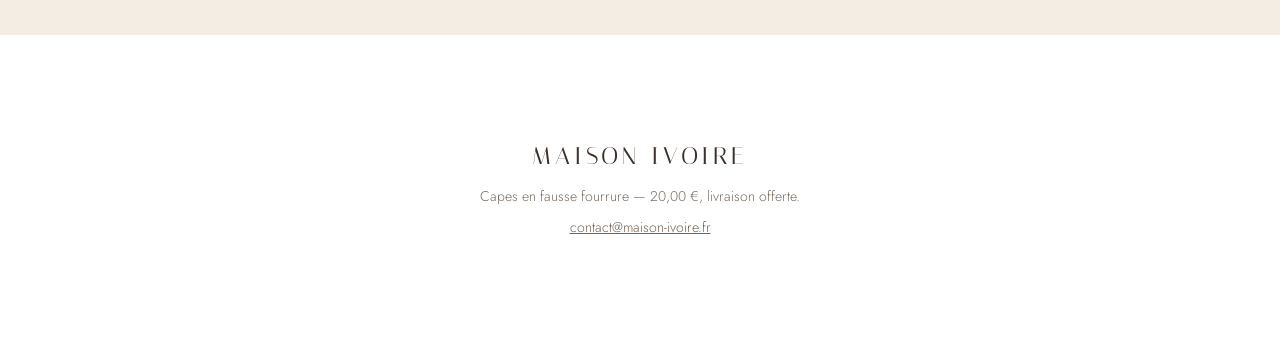
<file: cape-noir.html>
<!DOCTYPE html>
<html lang="fr">
<head>
<meta charset="utf-8">
<meta name="viewport" content="width=device-width, initial-scale=1">
<title>Cape en fausse fourrure — Noir | Maison Ivoire</title>
<meta name="description" content="Cape en fausse fourrure coloris noir, coupe chauve-souris, tailles S à L. 20 € — livraison offerte.">
<link rel="preconnect" href="https://fonts.googleapis.com">
<link rel="preconnect" href="https://fonts.gstatic.com" crossorigin>
<link rel="stylesheet" href="https://fonts.googleapis.com/css2?family=Italiana&family=Jost:wght@300;400;500&display=swap">
<link rel="stylesheet" href="assets/css/style.css">
</head>
<body>

<div class="bandeau">
  <p><span data-role="offre">Livraison offerte pendant une semaine</span><span class="bandeau__compte" data-role="compte"></span></p>
</div>

<header class="entete">
  <a class="marque" href="index.html">Maison&nbsp;Ivoire</a>
  <nav class="nav">
    <a href="index.html#boutique">Boutique</a>
    <a href="index.html#la-piece">La pièce</a>
    <a href="index.html#questions">Aide</a>
  </nav>
</header>

<nav class="fil" aria-label="Fil d'Ariane">
  <a href="index.html">Boutique</a>
  <span aria-hidden="true">/</span>
  <span aria-current="page">Cape Noir</span>
</nav>

<main class="produit">

  <div class="galerie">
    <figure class="galerie__vue">
      <img data-role="vue" src="assets/img/noir-1-1080.webp" srcset="assets/img/noir-1-640.webp 640w, assets/img/noir-1-1080.webp 1080w" sizes="(min-width: 900px) 46vw, 100vw" alt="Cape en fausse fourrure coloris noir, portée de face avec des bottes hautes" width="1080" height="1440">
      <figcaption class="produit__legende" data-role="legende">Le mannequin mesure 1,65 m et porte la taille S</figcaption>
    </figure>
    <ul class="galerie__vignettes">
      <li><button type="button" class="galerie__vignette" aria-current="true" data-base="assets/img/noir-1" data-alt="Cape en fausse fourrure coloris noir, portée de face avec des bottes hautes" data-legende="Le mannequin mesure 1,65 m et porte la taille S"><img src="assets/img/noir-1-640.webp" alt="Vue 1" loading="lazy" width="640" height="853"></button></li>
      <li><button type="button" class="galerie__vignette" data-base="assets/img/noir-2" data-alt="Cape noire vue de trois quarts dos, ourlet bordé de fausse fourrure" data-legende="De trois quarts : le mouvement de l'ourlet"><img src="assets/img/noir-2-640.webp" alt="Vue 2" loading="lazy" width="640" height="853"></button></li>
    </ul>
  </div>

  <div class="produit__infos">
    <h1>Cape en fausse fourrure — Noir</h1>
    <p class="produit__prix">
      <span class="prix">20,00&nbsp;€</span>
      <span class="prix-note">Livraison offerte</span>
    </p>

    <div class="choix-coloris">
      <p class="choix-coloris__titre">Coloris : Noir</p>
      <ul class="choix-coloris__liste">
        <li><a href="cape-moka.html"><span class="puce puce--moka"></span>Moka</a></li>
        <li><a href="cape-ivoire.html"><span class="puce puce--ivoire"></span>Crème</a></li>
        <li><span aria-current="true"><span class="puce puce--noir"></span>Noir</span></li>
      </ul>
    </div>

    <form class="formulaire" id="formulaire">
      <input type="hidden" name="coloris" value="Noir">

      <fieldset class="tailles">
        <legend>Taille</legend>
        <div class="tailles__liste">
          <label class="taille"><input type="radio" name="taille" value="S" checked><span>S</span><small>34/36</small></label>
          <label class="taille"><input type="radio" name="taille" value="M"><span>M</span><small>38/40</small></label>
          <label class="taille"><input type="radio" name="taille" value="L"><span>L</span><small>42/44</small></label>
        </div>
        <a class="tailles__guide" href="#guide">Guide des tailles</a>
      </fieldset>

      <div class="champ champ--court">
        <label for="quantite">Quantité</label>
        <input type="number" id="quantite" name="quantite" min="1" max="10" value="1" inputmode="numeric">
      </div>

      <div class="total">
        <p class="total__ligne"><span>Sous-total</span><span data-role="sous-total">20,00&nbsp;€</span></p>
        <p class="total__ligne"><span>Livraison</span><span class="offert">Offerte</span></p>
        <p class="total__ligne total__ligne--fort"><span>Total</span><span data-role="total">20,00&nbsp;€</span></p>
      </div>

      <button class="bouton bouton--plein" type="submit" id="commander">Commander</button>
      <p class="mention">Vos coordonnées et votre adresse de livraison sont demandées à l'étape suivante, sur la page de paiement sécurisée.</p>
      <div class="recap" data-role="recap" hidden>
        <label for="recap-texte">Récapitulatif à copier</label>
        <textarea id="recap-texte" data-role="recap-texte" rows="6" readonly></textarea>
      </div>
    </form>

    <div class="descriptif">
      <p>La pièce à avoir cet automne-hiver : une cape à manches chauve-souris, bordée de fausse fourrure sur l'encolure, les manches et l'ourlet, ici dans un noir profond. Agrafe et œillet sur le devant pour la fermer. Elle se porte avec du noir, du gris perle ou une touche de doré.</p>

      <p class="chaleur"><span class="chaleur__label">Indice de chaleur</span>
        <span class="etoiles" role="img" aria-label="2 sur 5">★★<span class="etoiles__vide">☆☆☆</span></span>
        <span class="chaleur__note">2/5 — mi-saison</span>
      </p>

      <ul class="points">
        <li>Le mannequin mesure 1,65&nbsp;m, fait du 34/36 et porte la taille S</li>
        <li>Coupe ample : la cape se porte aussi une taille en dessous</li>
        <li>Matière — 100&nbsp;% polyester</li>
      </ul>

      <dl class="fiche">
        <div><dt>Tailles</dt><dd>S, M et L — du 34 au 44</dd></div>
        <div><dt>Longueur</dt><dd>78&nbsp;cm devant, 83&nbsp;cm dos</dd></div>
        <div><dt>Fermeture</dt><dd>Agrafe et œillet sur le devant</dd></div>
        <div><dt>Entretien</dt><dd>Nettoyage à sec. Ne pas essorer, ne pas repasser la fourrure</dd></div>
      </dl>

      <details class="repli" id="guide">
        <summary>Guide des tailles</summary>
        <table class="tableau">
          <caption>Correspondance des tailles</caption>
          <thead>
            <tr><th scope="col">Taille</th><th scope="col">France</th><th scope="col">Royaume-Uni</th></tr>
          </thead>
          <tbody>
            <tr><th scope="row">S</th><td>34 – 36</td><td>6 – 8</td></tr>
            <tr><th scope="row">M</th><td>38 – 40</td><td>10 – 12</td></tr>
            <tr><th scope="row">L</th><td>42 – 44</td><td>14 – 16</td></tr>
          </tbody>
        </table>
        <p>La coupe est ample et se ferme par une agrafe : entre deux tailles, prenez la plus petite.</p>
      </details>

      <details class="repli">
        <summary>Livraison et retours</summary>
        <p>Livraison offerte sur toutes les commandes, sans minimum. Expédition sous 48&nbsp;h après paiement,
        puis 2 à 4 jours ouvrés d'acheminement. La pièce est reprise sous 14 jours si elle ne vous va pas.</p>
      </details>
    </div>
  </div>

</main>

<section class="boutique boutique--autres">
  <h2 class="boutique__titre">Les autres coloris</h2>
  <div class="vitrine vitrine--paire">
      <article class="produit-vignette">
        <a href="cape-moka.html">
          <img src="assets/img/moka-1-1080.webp" srcset="assets/img/moka-1-640.webp 640w, assets/img/moka-1-1080.webp 1080w" sizes="(min-width: 900px) 33vw, 50vw" alt="Cape en fausse fourrure coloris moka, portée avec des bottes hautes en daim" loading="lazy" width="1080" height="1438">
          <h3>Cape en fausse fourrure — Moka</h3>
          <p class="produit-vignette__prix">20,00&nbsp;€</p>
        </a>
      </article>
      <article class="produit-vignette">
        <a href="cape-ivoire.html">
          <img src="assets/img/ivoire-1-1080.webp" srcset="assets/img/ivoire-1-640.webp 640w, assets/img/ivoire-1-1080.webp 1080w" sizes="(min-width: 900px) 33vw, 50vw" alt="Cape en fausse fourrure coloris crème, portée fermée sur un col roulé" loading="lazy" width="1080" height="1440">
          <h3>Cape en fausse fourrure — Crème</h3>
          <p class="produit-vignette__prix">20,00&nbsp;€</p>
        </a>
      </article>
  </div>
</section>

<footer class="pied">
  <p class="marque marque--pied">Maison&nbsp;Ivoire</p>
  <p>Capes en fausse fourrure — 20,00&nbsp;€, livraison offerte.</p>
  <p><a href="mailto:contact@maison-ivoire.fr">contact@maison-ivoire.fr</a></p>
</footer>

<div class="barre-mobile">
  <span class="barre-mobile__prix">20,00&nbsp;€ <em>livraison offerte</em></span>
  <a class="bouton bouton--plein bouton--fin" href="#commander">Commander</a>
</div>

<script src="assets/js/main.js"></script>
</body>
</html>
</file>
<file: assets/css/style.css>
/* Maison Ivoire — feuille de style
   Palette : blanc / beige / sable / moka
   Le site est volontairement clair : pas de version sombre. */

:root {
  --blanc:     #FFFFFF;
  --beige:     #F4EDE3;
  --sable:     #EADFD0;
  --greige:    #CFC4B4;
  --moka:      #7A6151;
  --moka-fonce:#5B473A;
  --espresso:  #3B302A;

  --fond:        var(--blanc);
  --fond-alt:    var(--beige);
  --texte:       var(--espresso);
  --texte-doux:  #7A6C60;
  --filet:       var(--sable);
  --accent:      var(--moka);

  --display: "Italiana", "Didot", "Times New Roman", serif;
  --corps: "Jost", "Avenir Next", "Helvetica Neue", Arial, sans-serif;

  --marge: clamp(1.25rem, 5vw, 5rem);
  --pile: clamp(3.5rem, 8vw, 7rem);
}

*, *::before, *::after { box-sizing: border-box; }

html { scroll-behavior: smooth; }
@media (prefers-reduced-motion: reduce) {
  html { scroll-behavior: auto; }
  * { animation: none !important; transition: none !important; }
}

body {
  margin: 0;
  background: var(--fond);
  color: var(--texte);
  font-family: var(--corps);
  font-weight: 300;
  font-size: clamp(1rem, 0.97rem + 0.15vw, 1.0625rem);
  line-height: 1.6;
  -webkit-font-smoothing: antialiased;
}

img { max-width: 100%; height: auto; display: block; }
a { color: inherit; }
:focus-visible { outline: 2px solid var(--accent); outline-offset: 3px; }

h1, h2, h3 {
  font-family: var(--display);
  font-weight: 400;
  line-height: 1.1;
  text-wrap: balance;
  margin: 0;
  letter-spacing: 0.01em;
}
h1 { font-size: clamp(2.2rem, 5.5vw, 3.4rem); }
h2 { font-size: clamp(1.9rem, 4.5vw, 2.8rem); }
h3 { font-size: 1.15rem; }

p { margin: 0; }

.surtitre {
  font-size: 0.72rem;
  letter-spacing: 0.32em;
  text-transform: uppercase;
  color: var(--texte-doux);
}

.chapo { max-width: 48ch; color: var(--texte-doux); }

/* ---------- bandeau, en-tête ---------- */

.bandeau {
  background: var(--beige);
  color: var(--espresso);
  border-bottom: 1px solid var(--sable);
  text-align: center;
  padding: 0.85rem var(--marge);
  font-size: 0.78rem;
  letter-spacing: 0.06em;
}

.entete {
  position: sticky;
  top: 0;
  z-index: 20;
  display: flex;
  align-items: center;
  justify-content: space-between;
  gap: 1.5rem;
  padding: 1.1rem var(--marge);
  background: color-mix(in srgb, var(--fond) 90%, transparent);
  backdrop-filter: blur(10px);
  border-bottom: 1px solid var(--filet);
}

.marque {
  font-family: var(--display);
  font-size: clamp(1.3rem, 3vw, 1.7rem);
  letter-spacing: 0.16em;
  text-transform: uppercase;
  text-decoration: none;
}

.nav { display: flex; gap: clamp(0.9rem, 3vw, 2.4rem); font-size: 0.72rem; letter-spacing: 0.18em; text-transform: uppercase; }
.nav a { text-decoration: none; color: var(--texte-doux); transition: color 0.25s ease; }
.nav a:hover { color: var(--accent); }
@media (max-width: 560px) { .nav a:nth-child(2) { display: none; } }

/* ---------- boutons ---------- */

.bouton {
  display: inline-flex;
  align-items: center;
  justify-content: center;
  padding: 1rem 2.2rem;
  border: 1px solid var(--accent);
  background: transparent;
  color: var(--accent);
  font-family: var(--corps);
  font-size: 0.74rem;
  font-weight: 400;
  letter-spacing: 0.22em;
  text-transform: uppercase;
  text-decoration: none;
  cursor: pointer;
  transition: background 0.3s ease, color 0.3s ease, border-color 0.3s ease;
}
.bouton:hover { background: var(--accent); color: var(--blanc); }
.bouton--plein { background: var(--accent); color: var(--blanc); }
.bouton--plein:hover { background: var(--moka-fonce); border-color: var(--moka-fonce); }
.bouton--fin { padding: 0.8rem 1.5rem; font-size: 0.68rem; }

/* ---------- vitrine ---------- */

.boutique { padding: clamp(2rem, 5vw, 3.5rem) 0 var(--pile); }
.boutique--autres { background: var(--fond-alt); padding-top: var(--pile); }

.boutique__titre {
  text-align: center;
  padding: 0 var(--marge);
  margin-bottom: clamp(1.75rem, 4vw, 3rem);
}

.vitrine {
  display: grid;
  grid-template-columns: repeat(2, 1fr);
  gap: 1px;
  background: var(--filet);
  border-block: 1px solid var(--filet);
}
@media (min-width: 900px) { .vitrine { grid-template-columns: repeat(3, 1fr); } }
.vitrine--paire { grid-template-columns: repeat(2, 1fr); }
@media (min-width: 900px) { .vitrine--paire { grid-template-columns: repeat(2, 1fr); } }

.produit-vignette { background: var(--fond); }
.produit-vignette a {
  display: grid;
  gap: 0.35rem;
  text-decoration: none;
  padding-bottom: 1.6rem;
}
.produit-vignette img {
  width: 100%;
  aspect-ratio: 3 / 4;
  object-fit: cover;
  margin-bottom: 1.1rem;
  transition: opacity 0.4s ease;
}
.produit-vignette a:hover img { opacity: 0.86; }
.produit-vignette h2,
.produit-vignette h3 {
  font-family: var(--corps);
  font-size: 0.95rem;
  font-weight: 400;
  line-height: 1.35;
  letter-spacing: 0.01em;
  padding: 0 clamp(0.9rem, 2vw, 1.5rem);
}
.produit-vignette__prix {
  color: var(--texte-doux);
  font-size: 0.95rem;
  font-variant-numeric: tabular-nums;
  padding: 0 clamp(0.9rem, 2vw, 1.5rem);
}

/* ---------- la pièce ---------- */

.la-piece {
  display: grid;
  gap: clamp(2rem, 5vw, 4.5rem);
  align-items: center;
  padding: var(--pile) var(--marge);
  background: var(--fond-alt);
}
@media (min-width: 900px) { .la-piece { grid-template-columns: 6fr 5fr; } }

.la-piece__texte { display: grid; gap: 1.3rem; justify-items: start; }
.la-piece__image { margin: 0; overflow: hidden; }
.la-piece__image img { width: 100%; aspect-ratio: 4 / 5; object-fit: cover; }

/* ---------- fiche produit ---------- */

.fil {
  display: flex;
  flex-wrap: wrap;
  gap: 0.5rem;
  padding: 1.5rem var(--marge) 0;
  font-size: 0.7rem;
  letter-spacing: 0.16em;
  text-transform: uppercase;
  color: var(--texte-doux);
}
.fil a { text-decoration: none; }
.fil a:hover { color: var(--accent); }
.fil span[aria-current] { color: var(--texte); }

.produit {
  display: grid;
  gap: clamp(2rem, 5vw, 4rem);
  align-items: start;
  padding: clamp(1.5rem, 4vw, 3rem) var(--marge) var(--pile);
}
@media (min-width: 900px) {
  .produit { grid-template-columns: 6fr 5fr; }
  .galerie { position: sticky; top: 5.5rem; }
}

.galerie { display: grid; gap: 0.7rem; }
.galerie__vue { margin: 0; display: grid; gap: 0.6rem; }
.galerie__vue img { width: 100%; aspect-ratio: 3 / 4; object-fit: cover; background: var(--fond-alt); }
.produit__legende { font-size: 0.78rem; color: var(--texte-doux); }

.galerie__vignettes {
  list-style: none;
  margin: 0;
  padding: 0;
  display: grid;
  grid-template-columns: repeat(auto-fill, minmax(3.75rem, 1fr));
  gap: 0.5rem;
}
.galerie__vignette {
  display: block;
  width: 100%;
  padding: 3px;
  border: 1px solid var(--filet);
  background: var(--fond);
  cursor: pointer;
  transition: border-color 0.25s ease;
}
.galerie__vignette img {
  width: 100%;
  aspect-ratio: 3 / 4;
  object-fit: cover;
  opacity: 0.72;
  transition: opacity 0.25s ease;
}
.galerie__vignette:hover { border-color: var(--greige); }
.galerie__vignette:hover img { opacity: 1; }
.galerie__vignette[aria-current] { border-color: var(--accent); }
.galerie__vignette[aria-current] img { opacity: 1; }

.produit__infos { display: grid; gap: 1.5rem; align-content: start; }

.produit__prix {
  display: flex;
  align-items: baseline;
  gap: 1rem;
  flex-wrap: wrap;
  padding-bottom: 1.25rem;
  border-bottom: 1px solid var(--filet);
}
.prix { font-family: var(--display); font-size: clamp(2.1rem, 5vw, 2.8rem); line-height: 1; }
.prix-note {
  font-size: 0.7rem;
  letter-spacing: 0.22em;
  text-transform: uppercase;
  color: var(--accent);
}

.choix-coloris { display: grid; gap: 0.8rem; }
.choix-coloris__titre { font-size: 0.7rem; letter-spacing: 0.2em; text-transform: uppercase; color: var(--texte-doux); }
.choix-coloris__liste { display: flex; flex-wrap: wrap; gap: 0.6rem; list-style: none; margin: 0; padding: 0; }
.choix-coloris__liste a,
.choix-coloris__liste span {
  display: inline-flex;
  align-items: center;
  gap: 0.55rem;
  padding: 0.6rem 1rem;
  border: 1px solid var(--filet);
  font-size: 0.85rem;
  text-decoration: none;
  transition: border-color 0.25s ease;
}
.choix-coloris__liste a:hover { border-color: var(--greige); }
.choix-coloris__liste [aria-current] { border-color: var(--accent); background: color-mix(in srgb, var(--accent) 8%, transparent); }
.puce { width: 1.05rem; height: 1.05rem; border-radius: 50%; border: 1px solid var(--greige); }
.puce--moka { background: #8B7161; }
.puce--ivoire { background: #F4EFE6; }
.puce--noir { background: #201C1A; }

/* ---------- descriptif ---------- */

.descriptif { display: grid; gap: 1.4rem; color: var(--texte-doux); }
.descriptif > p { max-width: 58ch; }

.chaleur { display: flex; align-items: center; gap: 0.75rem; flex-wrap: wrap; }
.chaleur__label { font-size: 0.7rem; letter-spacing: 0.2em; text-transform: uppercase; }
.chaleur__note { font-size: 0.9rem; }
.etoiles { color: var(--accent); letter-spacing: 0.12em; font-size: 1.05rem; }
.etoiles__vide { color: var(--greige); }

.points { list-style: none; margin: 0; padding: 0; display: grid; gap: 0.55rem; font-size: 0.95rem; }
.points li { position: relative; padding-left: 1.4rem; }
.points li::before {
  content: "";
  position: absolute;
  left: 0.15rem; top: 0.65em;
  width: 0.4rem; height: 0.4rem;
  border: 1px solid var(--greige);
  border-radius: 50%;
}

.fiche { margin: 0; display: grid; }
.fiche > div {
  display: grid;
  grid-template-columns: minmax(6.5rem, 9rem) 1fr;
  gap: 1rem;
  padding: 0.85rem 0;
  border-top: 1px solid var(--filet);
}
.fiche > div:last-child { border-bottom: 1px solid var(--filet); }
.fiche dt { font-size: 0.7rem; letter-spacing: 0.18em; text-transform: uppercase; color: var(--texte-doux); padding-top: 0.3em; }
.fiche dd { margin: 0; color: var(--texte); }

.repli { border-top: 1px solid var(--filet); border-bottom: 1px solid var(--filet); }
.repli summary {
  cursor: pointer;
  list-style: none;
  padding: 1rem 0;
  display: flex;
  justify-content: space-between;
  align-items: center;
  gap: 1rem;
  font-size: 0.76rem;
  letter-spacing: 0.16em;
  text-transform: uppercase;
  color: var(--texte);
}
.repli summary::-webkit-details-marker { display: none; }
.repli summary::after { content: "+"; color: var(--accent); font-size: 1.1rem; letter-spacing: 0; }
.repli[open] summary::after { content: "–"; }
.repli p { padding: 0 0 1.15rem; max-width: 60ch; }

/* ---------- formulaire ---------- */

.formulaire {
  display: grid;
  gap: 1.2rem;
  padding: clamp(1.4rem, 3vw, 2rem);
  background: var(--fond-alt);
  border: 1px solid var(--filet);
}
@media (min-width: 640px) and (max-width: 899px) {
  .formulaire { grid-template-columns: 1fr 1fr; }
  .formulaire > .champ--large,
  .formulaire > .total,
  .formulaire > .mention,
  .formulaire > .recap,
  .formulaire > .bouton { grid-column: 1 / -1; }
}
.champ--court { max-width: 8rem; }

.champ label,
.recap label {
  display: block;
  font-size: 0.7rem;
  letter-spacing: 0.2em;
  text-transform: uppercase;
  color: var(--texte-doux);
  margin-bottom: 0.55rem;
}
.option { text-transform: none; letter-spacing: 0.04em; }

.champ input, .champ textarea, .recap textarea {
  width: 100%;
  padding: 0.8rem 1rem;
  border: 1px solid var(--filet);
  background: var(--blanc);
  color: var(--texte);
  font-family: var(--corps);
  font-size: 1rem;
  font-weight: 300;
}
.champ textarea { resize: vertical; }
.champ input:focus, .champ textarea:focus { outline: none; border-color: var(--accent); }

.total {
  display: grid;
  gap: 0.45rem;
  padding: 1.1rem 0;
  border-top: 1px solid var(--filet);
  border-bottom: 1px solid var(--filet);
  font-variant-numeric: tabular-nums;
}
.total__ligne { display: flex; justify-content: space-between; gap: 1rem; color: var(--texte-doux); font-size: 0.92rem; }
.total__ligne--fort { color: var(--texte); align-items: baseline; }
.total__ligne--fort span:last-child { font-family: var(--display); font-size: 1.45rem; }
.offert { color: var(--accent); letter-spacing: 0.1em; text-transform: uppercase; font-size: 0.75rem; }

.mention { font-size: 0.82rem; color: var(--texte-doux); }
.mention a { color: var(--accent); }

/* ---------- garanties, questions, pied ---------- */

.garanties { padding: var(--pile) var(--marge); }
.garanties ul {
  list-style: none;
  margin: 0 auto;
  padding: 0;
  max-width: 62rem;
  display: grid;
  gap: 2rem;
  text-align: center;
}
@media (min-width: 700px) { .garanties ul { grid-template-columns: repeat(3, 1fr); } }
.garanties li { display: grid; gap: 0.4rem; color: var(--texte-doux); font-size: 0.92rem; }
.garanties strong {
  font-family: var(--display);
  font-weight: 400;
  font-size: 1.4rem;
  color: var(--texte);
  letter-spacing: 0.04em;
}

.section-tete {
  display: grid;
  gap: 0.8rem;
  justify-items: center;
  text-align: center;
  padding: 0 var(--marge);
  margin-bottom: clamp(2rem, 4vw, 3rem);
}

.questions { background: var(--fond-alt); padding: var(--pile) 0; }
.faq { max-width: 46rem; margin: 0 auto; padding: 0 var(--marge); }
.faq details { border-top: 1px solid var(--filet); }
.faq details:last-child { border-bottom: 1px solid var(--filet); }
.faq summary {
  cursor: pointer;
  padding: 1.1rem 0;
  list-style: none;
  display: flex;
  justify-content: space-between;
  align-items: center;
  gap: 1rem;
}
.faq summary::-webkit-details-marker { display: none; }
.faq summary::after { content: "+"; color: var(--accent); font-size: 1.2rem; }
.faq details[open] summary::after { content: "–"; }
.faq p { padding: 0 0 1.15rem; color: var(--texte-doux); max-width: 60ch; }

.pied {
  display: grid;
  gap: 0.55rem;
  justify-items: center;
  text-align: center;
  padding: var(--pile) var(--marge) calc(var(--pile) + 4.5rem);
  color: var(--texte-doux);
  font-size: 0.88rem;
}
.marque--pied { font-size: 1.5rem; color: var(--texte); }
.pied a { color: var(--accent); }

/* ---------- barre mobile ---------- */

.barre-mobile {
  position: fixed;
  inset: auto 0 0 0;
  z-index: 30;
  display: flex;
  align-items: center;
  justify-content: space-between;
  gap: 1rem;
  padding: 0.7rem var(--marge);
  background: color-mix(in srgb, var(--fond) 95%, transparent);
  backdrop-filter: blur(10px);
  border-top: 1px solid var(--filet);
}
.barre-mobile__prix { font-family: var(--display); font-size: 1.35rem; display: flex; align-items: baseline; gap: 0.55rem; }
.barre-mobile__prix em {
  font-family: var(--corps);
  font-style: normal;
  font-size: 0.64rem;
  letter-spacing: 0.16em;
  text-transform: uppercase;
  color: var(--texte-doux);
}
@media (min-width: 900px) { .barre-mobile { display: none; } .pied { padding-bottom: var(--pile); } }

/* ---------- révélation au défilement ---------- */

.reveler { opacity: 0; transform: translateY(1.25rem); transition: opacity 0.8s ease, transform 0.8s cubic-bezier(0.2, 0.7, 0.2, 1); }
.reveler.vu { opacity: 1; transform: none; }
@media (prefers-reduced-motion: reduce) { .reveler { opacity: 1; transform: none; } }

/* navigation en un seul fichier (voir build_artifact.py) */
.page[hidden] { display: none; }

/* ---------- bandeau : compte à rebours ---------- */

.bandeau__compte {
  color: var(--moka);
  letter-spacing: 0.14em;
  text-transform: uppercase;
  font-size: 0.7rem;
  white-space: nowrap;
}
.bandeau__compte:not(:empty)::before { content: "· "; color: var(--greige); }

/* ---------- ouverture en vidéo ---------- */

.ouverture {
  display: grid;
  grid-template-columns: 1fr 1fr;
  gap: 1px;
  background: var(--filet);
  border-bottom: 1px solid var(--filet);
}

.ouverture__film { order: 1; background: var(--fond-alt); overflow: hidden; }
.ouverture__film video {
  display: block;
  width: 100%;
  height: min(56vh, 500px);
  object-fit: cover;
}

.ouverture__mot {
  order: 2;
  grid-column: 1 / -1;
  background: var(--fond);
  display: grid;
  gap: 1rem;
  justify-items: center;
  align-content: center;
  text-align: center;
  padding: clamp(2rem, 6vw, 3.5rem) var(--marge);
}
.ouverture__phrase {
  font-family: var(--display);
  font-size: clamp(2.1rem, 5.5vw, 3.2rem);
  line-height: 1.1;
  text-wrap: balance;
  max-width: 14ch;
}
.ouverture__prix { font-family: var(--display); font-size: 1.7rem; color: var(--texte-doux); }

@media (min-width: 900px) {
  .ouverture { grid-template-columns: 1fr minmax(19rem, 24rem) 1fr; }
  .ouverture__mot { grid-column: auto; padding-block: clamp(3rem, 6vw, 5rem); }
  .ouverture__film--second { order: 3; }
  .ouverture__film video { height: min(78vh, 660px); }
}

/* ---------- vitrine : la dernière vignette comble la ligne ---------- */

@media (max-width: 899px) {
  .vitrine > .produit-vignette:last-child:nth-child(odd) { grid-column: 1 / -1; }
  .vitrine > .produit-vignette:last-child:nth-child(odd) img { aspect-ratio: 4 / 5; }
  .vitrine > .produit-vignette:last-child:nth-child(odd) h2,
  .vitrine > .produit-vignette:last-child:nth-child(odd) h3,
  .vitrine > .produit-vignette:last-child:nth-child(odd) .produit-vignette__prix {
    padding-inline: clamp(0.9rem, 4vw, 2rem);
  }
}

/* ---------- choix de la taille ---------- */

.tailles { border: 0; margin: 0; padding: 0; display: grid; gap: 0.7rem; justify-items: start; }
.tailles legend {
  font-size: 0.7rem;
  letter-spacing: 0.2em;
  text-transform: uppercase;
  color: var(--texte-doux);
  padding: 0;
  margin-bottom: 0.15rem;
}
.tailles__liste { display: flex; flex-wrap: wrap; gap: 0.6rem; }

.taille {
  display: grid;
  justify-items: center;
  gap: 0.1rem;
  min-width: 4.4rem;
  padding: 0.6rem 0.8rem;
  border: 1px solid var(--filet);
  background: var(--blanc);
  cursor: pointer;
  transition: border-color 0.25s ease, background 0.25s ease;
}
.taille input { position: absolute; opacity: 0; width: 0; height: 0; }
.taille span { font-size: 0.95rem; letter-spacing: 0.08em; }
.taille small { font-size: 0.7rem; color: var(--texte-doux); font-variant-numeric: tabular-nums; }
.taille:hover { border-color: var(--greige); }
.taille:has(input:checked) { border-color: var(--accent); background: color-mix(in srgb, var(--accent) 8%, transparent); }
.taille:has(input:focus-visible) { outline: 2px solid var(--accent); outline-offset: 2px; }

.tailles__guide {
  font-size: 0.75rem;
  letter-spacing: 0.06em;
  color: var(--texte-doux);
  text-underline-offset: 0.25em;
}
.tailles__guide:hover { color: var(--accent); }

/* ---------- tableau des tailles ---------- */

.tableau {
  width: 100%;
  border-collapse: collapse;
  margin-bottom: 1.1rem;
  font-size: 0.92rem;
  font-variant-numeric: tabular-nums;
}
.tableau caption {
  text-align: left;
  font-size: 0.7rem;
  letter-spacing: 0.18em;
  text-transform: uppercase;
  color: var(--texte-doux);
  padding-bottom: 0.7rem;
}
.tableau th, .tableau td { text-align: left; padding: 0.6rem 0.75rem 0.6rem 0; border-bottom: 1px solid var(--filet); }
.tableau thead th {
  font-weight: 400;
  font-size: 0.7rem;
  letter-spacing: 0.16em;
  text-transform: uppercase;
  color: var(--texte-doux);
}
.tableau tbody th { font-weight: 500; color: var(--texte); }
.tableau tbody td { color: var(--texte-doux); }
</file>
